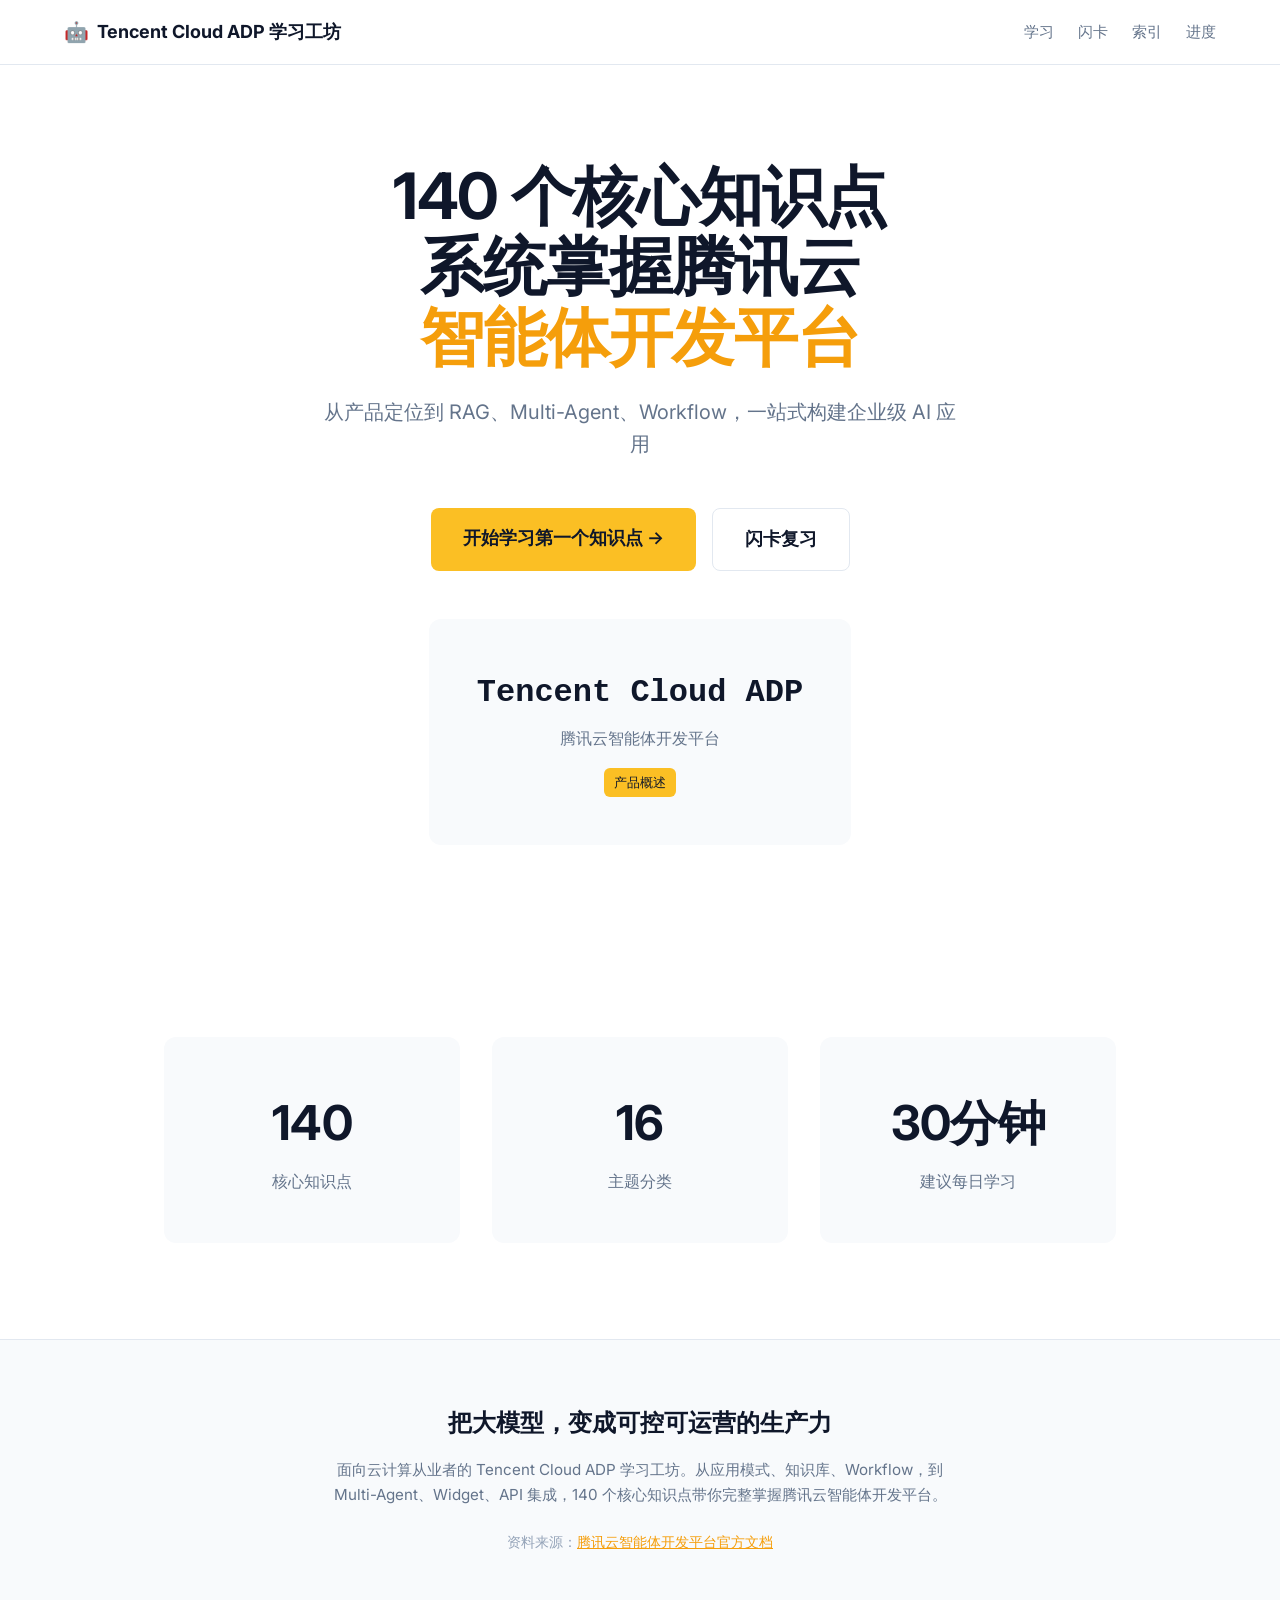
<file: index.html>
<!DOCTYPE html>
<html lang="zh-CN">
<head>
  <meta charset="UTF-8">
  <meta name="viewport" content="width=device-width, initial-scale=1.0">
  <title>Tencent Cloud ADP 学习工坊 — 腾讯云智能体开发平台 140 个核心知识点</title>

  <meta name="description" content="面向云计算从业者的 Tencent Cloud ADP 学习工坊。从应用模式、知识库、Workflow，到 Multi-Agent、Widget、API 集成，140 个核心知识点带你完整掌握腾讯云智能体开发平台。">
  <meta name="keywords" content="腾讯云智能体开发平台,Tencent Cloud ADP,LKE,大模型知识引擎,RAG,Multi-Agent,Workflow,智能体">
  <meta name="author" content="ADP 学习工坊">
  <meta name="language" content="zh-CN">
  <meta name="robots" content="index, follow">

  <meta property="og:title" content="Tencent Cloud ADP 学习工坊">
  <meta property="og:description" content="腾讯云智能体开发平台 140 个核心知识点学习网站">
  <meta property="og:type" content="website">
  <meta property="og:locale" content="zh_CN">

  <meta name="twitter:card" content="summary_large_image">
  <meta name="twitter:title" content="Tencent Cloud ADP 学习工坊">
  <meta name="twitter:description" content="腾讯云智能体开发平台 140 个核心知识点学习网站">

  <link rel="icon" href="data:image/svg+xml,<svg xmlns='http://www.w3.org/2000/svg' viewBox='0 0 100 100'><text y='.9em' font-size='90'>🤖</text></svg>">
  <link rel="manifest" href="manifest.json">
  <meta name="theme-color" content="#FBBF24">
  <meta name="apple-mobile-web-app-capable" content="yes">
  <meta name="apple-mobile-web-app-status-bar-style" content="black-translucent">
  <meta name="apple-mobile-web-app-title" content="ADP 学习">
  <link rel="apple-touch-icon" href="icon-192.png">

  <link rel="preconnect" href="https://fonts.googleapis.com">
  <link rel="preconnect" href="https://fonts.gstatic.com" crossorigin>
  <link href="https://fonts.googleapis.com/css2?family=Inter:wght@300;400;500;600;700&display=swap" rel="stylesheet">
  <link rel="stylesheet" href="css/minimal.css">
</head>
<body>
  <nav class="nav">
    <div class="nav-container">
      <a href="index.html" class="nav-brand">
        <span class="nav-brand-emoji">🤖</span>
        <span>Tencent Cloud ADP 学习工坊</span>
      </a>
      <div class="nav-links">
        <a href="learn.html" class="nav-link">学习</a>
        <a href="flashcard.html" class="nav-link">闪卡</a>
        <a href="roots.html" class="nav-link">索引</a>
        <a href="progress.html" class="nav-link">进度</a>
      </div>
    </div>
  </nav>

  <main>
    <section class="hero">
      <h1 class="hero-title">
        <span id="heroTitle1">140 个核心知识点</span><br>
        <span id="heroTitle2">系统掌握腾讯云</span><br>
        <span id="heroTitle3" class="accent">智能体开发平台</span>
      </h1>
      <p class="hero-subtitle" id="heroSubtitle">从产品定位到 RAG、Multi-Agent、Workflow，一站式构建企业级 AI 应用</p>
      <div class="hero-cta">
        <a href="learn.html" class="btn btn-primary btn-large" id="ctaPrimary">开始学习第一个知识点 →</a>
        <a href="flashcard.html" class="btn btn-secondary btn-large" id="ctaSecondary">闪卡复习</a>
      </div>

      <div class="demo-card" id="demoCard">
        <div class="demo-word" id="demoWord">—</div>
        <div class="demo-meaning" id="demoMeaning">正在加载示例…</div>
        <div class="demo-origin" id="demoOrigin">—</div>
      </div>
    </section>

    <section class="stat-grid container-wide" id="statGrid"></section>
  </main>

  <footer class="footer">
    <div class="container">
      <div class="footer-tagline" id="footerTagline">把大模型，变成可控可运营的生产力</div>
      <p class="footer-description" id="footerDescription">面向云计算从业者的 Tencent Cloud ADP 学习工坊。</p>
      <p class="footer-meta">资料来源：<a href="https://cloud.tencent.com/document/product/1759" target="_blank" rel="noopener" style="color: var(--color-accent-dark); text-decoration: underline;">腾讯云智能体开发平台官方文档</a></p>
    </div>
  </footer>

  <script src="js/wordData.js"></script>
  <script src="js/siteConfig.js"></script>
  <script src="js/storage.js"></script>
  <script>
    // 应用 siteConfig
    (function applyConfig(){
      if (typeof siteConfig === 'undefined') return;
      const t = siteConfig.hero && siteConfig.hero.title;
      if (t && t.length === 3) {
        document.getElementById('heroTitle1').textContent = t[0];
        document.getElementById('heroTitle2').textContent = t[1];
        document.getElementById('heroTitle3').textContent = t[2];
      }
      if (siteConfig.hero && siteConfig.hero.subtitle) {
        document.getElementById('heroSubtitle').textContent = siteConfig.hero.subtitle;
      }
      if (siteConfig.cta) {
        const a = document.getElementById('ctaPrimary');
        const b = document.getElementById('ctaSecondary');
        if (a) a.textContent = siteConfig.cta.primary;
        if (b) b.textContent = siteConfig.cta.secondary;
      }
      if (siteConfig.footer) {
        document.getElementById('footerTagline').textContent = siteConfig.footer.tagline;
        document.getElementById('footerDescription').textContent = siteConfig.footer.description;
      }
      // 渲染 stats
      const statGrid = document.getElementById('statGrid');
      if (statGrid && siteConfig.stats && Array.isArray(siteConfig.stats)) {
        statGrid.innerHTML = '';
        siteConfig.stats.forEach(s => {
          const card = document.createElement('div');
          card.className = 'stat-card';
          const v = document.createElement('div');
          v.className = 'stat-value';
          v.textContent = s.value;
          const l = document.createElement('div');
          l.className = 'stat-label';
          l.textContent = s.label;
          card.appendChild(v);
          card.appendChild(l);
          statGrid.appendChild(card);
        });
      }
    })();

    // 演示动画：从 WordRoots 取前 5 个轮播
    (function animateDemo(){
      if (typeof WordRoots === 'undefined' || WordRoots.length === 0) return;
      const N = (siteConfig && siteConfig.hero && siteConfig.hero.animation && siteConfig.hero.animation.demoCount) || 5;
      const examples = WordRoots.slice(0, N);
      let i = 0;
      function update(){
        const item = examples[i];
        document.getElementById('demoWord').textContent = item.root;
        document.getElementById('demoMeaning').textContent = item.meaning;
        document.getElementById('demoOrigin').textContent = item.origin;
        i = (i + 1) % examples.length;
      }
      update();
      setInterval(update, 3500);
    })();

    // 注册 Service Worker
    if ('serviceWorker' in navigator) {
      window.addEventListener('load', () => {
        navigator.serviceWorker.register('sw.js').catch(() => {});
      });
    }
  </script>
</body>
</html>
</file>
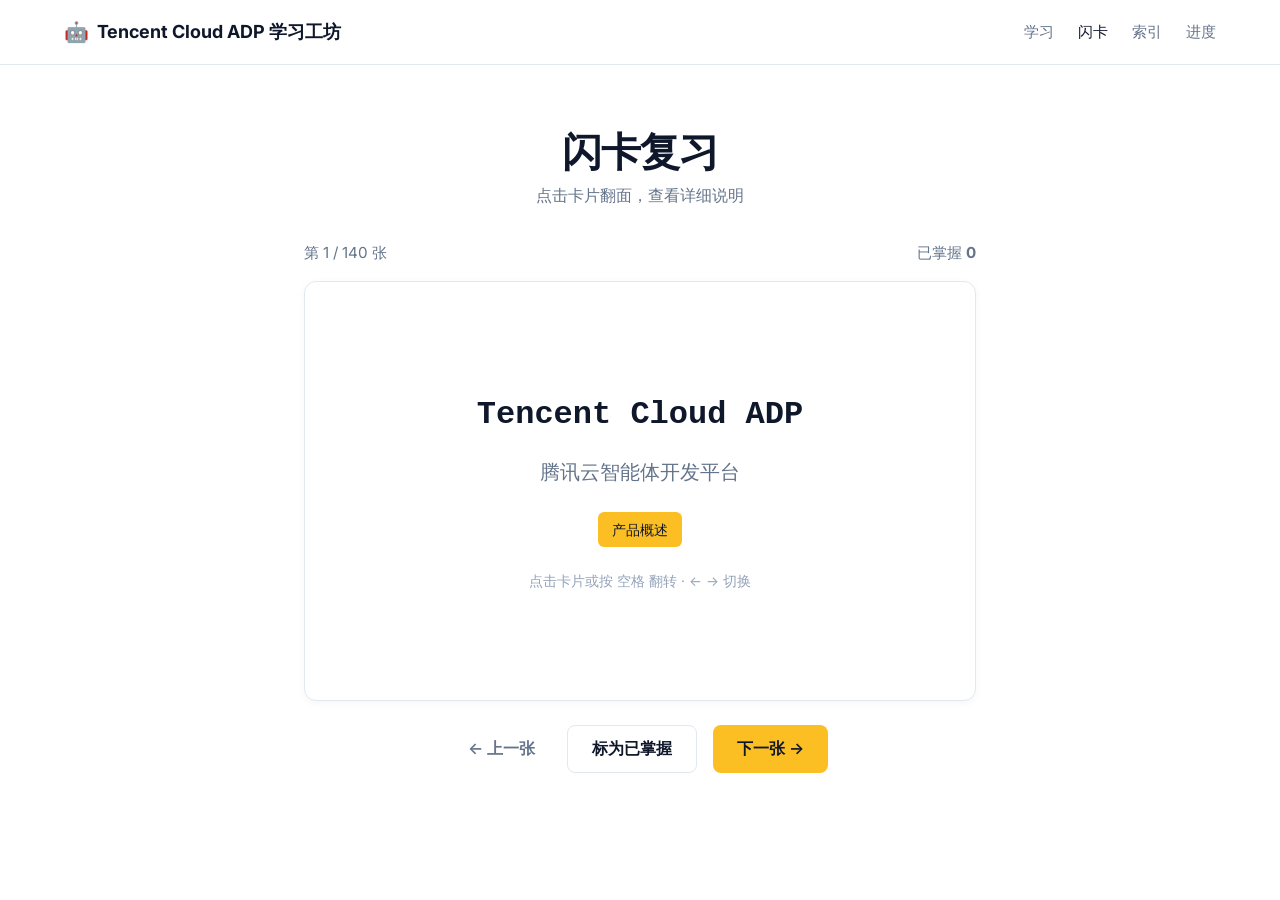
<file: flashcard.html>
<!DOCTYPE html>
<html lang="zh-CN">
<head>
  <meta charset="UTF-8">
  <meta name="viewport" content="width=device-width, initial-scale=1.0">
  <title>闪卡复习 — Tencent Cloud ADP 学习工坊</title>
  <meta name="description" content="用闪卡模式快速复习腾讯云智能体开发平台 140 个核心知识点，支持键盘快捷键。">
  <meta name="robots" content="index, follow">
  <link rel="icon" href="data:image/svg+xml,<svg xmlns='http://www.w3.org/2000/svg' viewBox='0 0 100 100'><text y='.9em' font-size='90'>🤖</text></svg>">
  <link rel="manifest" href="manifest.json">
  <meta name="theme-color" content="#FBBF24">
  <link rel="preconnect" href="https://fonts.googleapis.com">
  <link rel="preconnect" href="https://fonts.gstatic.com" crossorigin>
  <link href="https://fonts.googleapis.com/css2?family=Inter:wght@300;400;500;600;700&display=swap" rel="stylesheet">
  <link rel="stylesheet" href="css/minimal.css">
</head>
<body>
  <nav class="nav">
    <div class="nav-container">
      <a href="index.html" class="nav-brand">
        <span class="nav-brand-emoji">🤖</span>
        <span>Tencent Cloud ADP 学习工坊</span>
      </a>
      <div class="nav-links">
        <a href="learn.html" class="nav-link">学习</a>
        <a href="flashcard.html" class="nav-link active">闪卡</a>
        <a href="roots.html" class="nav-link">索引</a>
        <a href="progress.html" class="nav-link">进度</a>
      </div>
    </div>
  </nav>

  <main>
    <div class="page-header">
      <h1>闪卡复习</h1>
      <p>点击卡片翻面，查看详细说明</p>
    </div>

    <div class="flashcard-container">
      <div class="flashcard-progress">
        <span id="progressText">第 1 / 140 张</span>
        <span>已掌握 <strong id="masteredCount">0</strong></span>
      </div>

      <div class="flashcard" id="flashcard" onclick="flipCard()">
        <div class="flashcard-inner">
          <div class="flashcard-front">
            <div class="flashcard-root" id="frontRoot">—</div>
            <div class="flashcard-meaning" id="frontMeaning">—</div>
            <span class="flashcard-origin" id="frontOrigin">—</span>
            <div class="flashcard-tip" style="margin-top: 24px;">点击卡片或按 空格 翻转 · ← → 切换</div>
          </div>
          <div class="flashcard-back">
            <div class="flashcard-root" id="backRoot">—</div>
            <div class="flashcard-description" id="backDescription">—</div>
            <div id="backExamples" style="margin-top: 12px;"></div>
          </div>
        </div>
      </div>

      <div class="flashcard-controls">
        <button class="btn btn-ghost" onclick="prevCard(); event.stopPropagation();">← 上一张</button>
        <button class="btn btn-secondary" onclick="markMastered(); event.stopPropagation();" id="masteredBtn">✓ 已掌握</button>
        <button class="btn btn-primary" onclick="nextCard(); event.stopPropagation();">下一张 →</button>
      </div>
    </div>
  </main>

  <div class="toast" id="toast"></div>

  <script src="js/wordData.js"></script>
  <script src="js/storage.js"></script>
  <script>
    let currentIndex = 0;

    function showToast(msg) {
      const t = document.getElementById('toast');
      if (!t) return;
      t.textContent = msg;
      t.classList.add('show');
      setTimeout(() => t.classList.remove('show'), 2000);
    }

    function loadCard(index) {
      currentIndex = index;
      const root = WordRoots[index];

      // 重置翻面
      document.getElementById('flashcard').classList.remove('flipped');

      // 正面
      document.getElementById('frontRoot').textContent = root.root;
      document.getElementById('frontMeaning').textContent = root.meaning;
      document.getElementById('frontOrigin').textContent = root.origin;

      // 背面
      document.getElementById('backRoot').textContent = root.root;
      document.getElementById('backDescription').textContent = root.description;

      // 例子
      const exContainer = document.getElementById('backExamples');
      exContainer.innerHTML = '';
      (root.examples || []).slice(0, 2).forEach(ex => {
        const item = document.createElement('div');
        item.style.padding = '8px 12px';
        item.style.background = 'var(--color-bg-secondary)';
        item.style.borderRadius = '6px';
        item.style.marginBottom = '8px';
        item.style.fontSize = '0.9rem';
        const w = document.createElement('strong');
        w.textContent = ex.word + ': ';
        const m = document.createElement('span');
        m.textContent = ex.meaning;
        m.style.color = 'var(--color-text-secondary)';
        item.appendChild(w); item.appendChild(m);
        exContainer.appendChild(item);
      });

      // 进度
      document.getElementById('progressText').textContent = '第 ' + (index + 1) + ' / ' + WordRoots.length + ' 张';
      document.getElementById('masteredCount').textContent = getMasteredCount();

      // 掌握按钮状态
      const btn = document.getElementById('masteredBtn');
      if (isMastered(root.id)) {
        btn.textContent = '✓ 已掌握';
        btn.style.background = 'var(--color-success)';
        btn.style.color = 'white';
        btn.style.borderColor = 'var(--color-success)';
      } else {
        btn.textContent = '标为已掌握';
        btn.style.background = '';
        btn.style.color = '';
        btn.style.borderColor = '';
      }

      markItemVisited(root.id);
    }

    function flipCard() {
      document.getElementById('flashcard').classList.toggle('flipped');
    }

    function nextCard() {
      const next = (currentIndex + 1) % WordRoots.length;
      loadCard(next);
    }

    function prevCard() {
      const prev = (currentIndex - 1 + WordRoots.length) % WordRoots.length;
      loadCard(prev);
    }

    function markMastered() {
      const root = WordRoots[currentIndex];
      const newState = !isMastered(root.id);
      saveMastered(root.id, newState);
      showToast(newState ? '✓ 已标记为已掌握' : '✓ 已取消标记');
      loadCard(currentIndex);
    }

    document.addEventListener('keydown', (e) => {
      if (e.target.tagName === 'INPUT' || e.target.tagName === 'TEXTAREA') return;
      if (e.key === 'ArrowLeft') prevCard();
      else if (e.key === 'ArrowRight') nextCard();
      else if (e.key === ' ') { e.preventDefault(); flipCard(); }
      else if (e.key === 'm' || e.key === 'M') markMastered();
    });

    loadCard(0);

    if ('serviceWorker' in navigator) {
      navigator.serviceWorker.register('sw.js').catch(() => {});
    }
  </script>
</body>
</html>
</file>
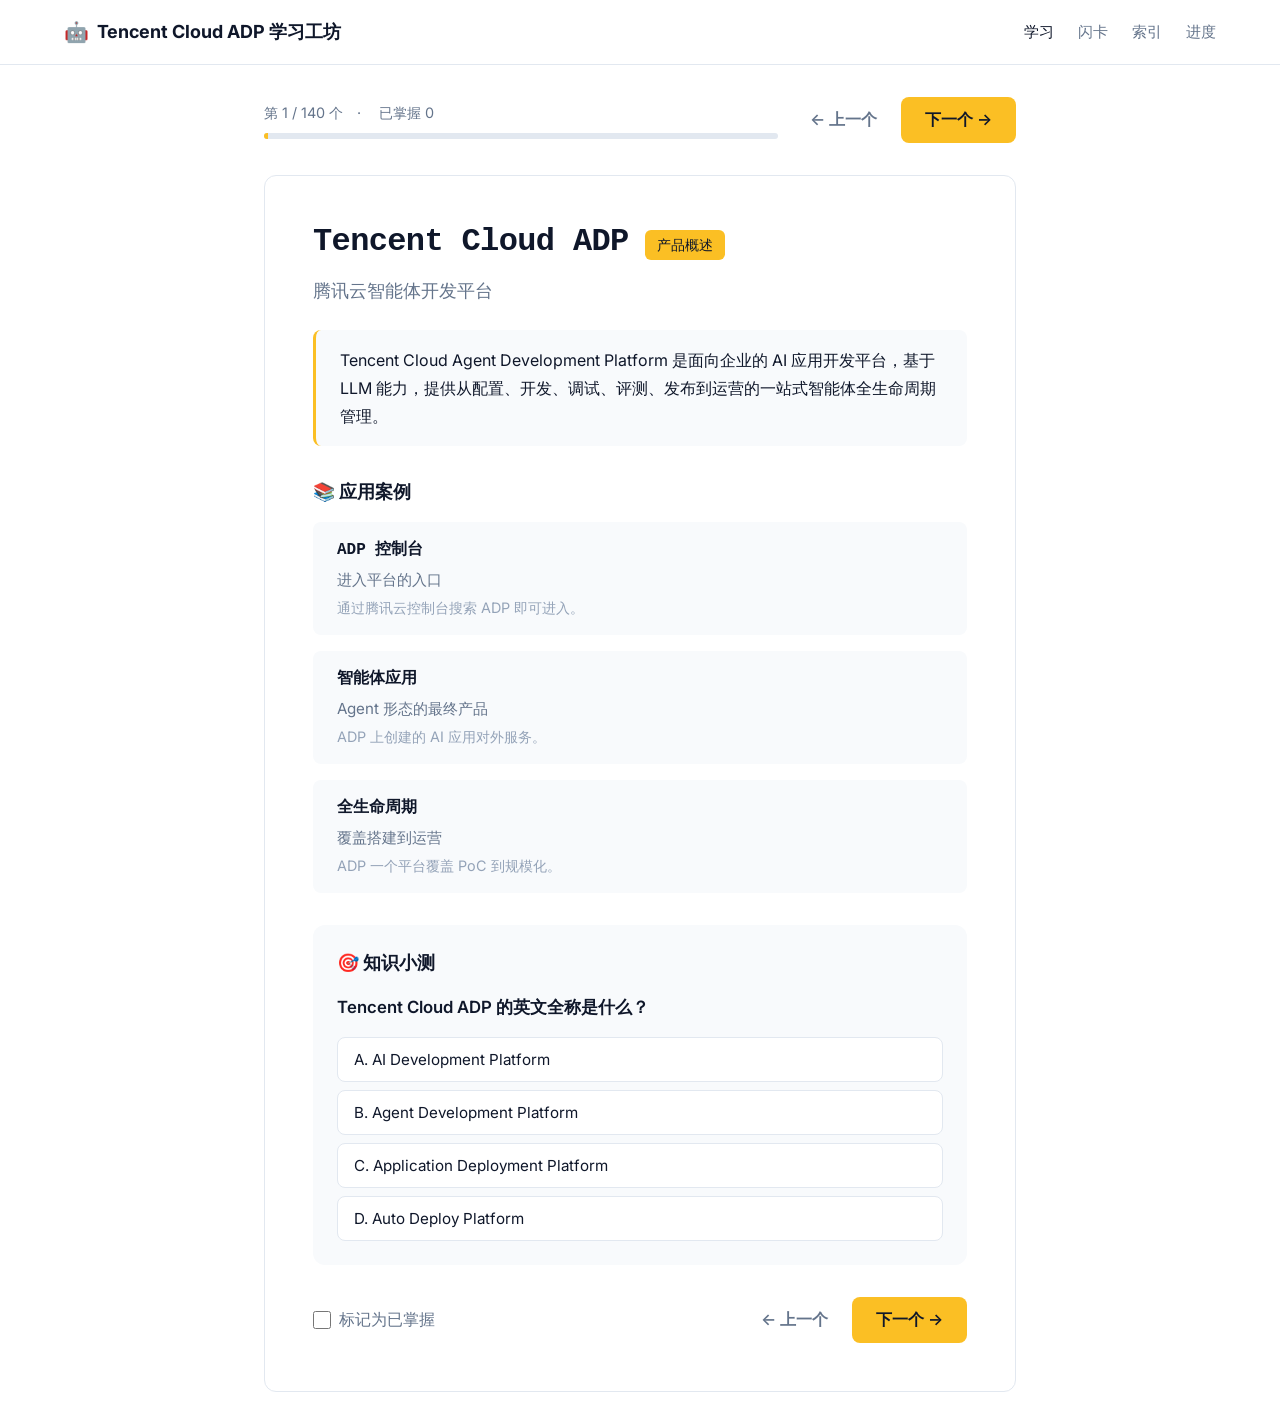
<file: learn.html>
<!DOCTYPE html>
<html lang="zh-CN">
<head>
  <meta charset="UTF-8">
  <meta name="viewport" content="width=device-width, initial-scale=1.0">
  <title>渐进学习 — Tencent Cloud ADP 学习工坊</title>
  <meta name="description" content="渐进式学习腾讯云智能体开发平台 140 个核心知识点，每个知识点配有详细说明、3 个例子和测试题。">
  <meta name="robots" content="index, follow">
  <link rel="icon" href="data:image/svg+xml,<svg xmlns='http://www.w3.org/2000/svg' viewBox='0 0 100 100'><text y='.9em' font-size='90'>🤖</text></svg>">
  <link rel="manifest" href="manifest.json">
  <meta name="theme-color" content="#FBBF24">
  <link rel="preconnect" href="https://fonts.googleapis.com">
  <link rel="preconnect" href="https://fonts.gstatic.com" crossorigin>
  <link href="https://fonts.googleapis.com/css2?family=Inter:wght@300;400;500;600;700&display=swap" rel="stylesheet">
  <link rel="stylesheet" href="css/minimal.css">
</head>
<body>
  <nav class="nav">
    <div class="nav-container">
      <a href="index.html" class="nav-brand">
        <span class="nav-brand-emoji">🤖</span>
        <span>Tencent Cloud ADP 学习工坊</span>
      </a>
      <div class="nav-links">
        <a href="learn.html" class="nav-link active">学习</a>
        <a href="flashcard.html" class="nav-link">闪卡</a>
        <a href="roots.html" class="nav-link">索引</a>
        <a href="progress.html" class="nav-link">进度</a>
      </div>
    </div>
  </nav>

  <main class="learn-container">
    <div class="learn-header">
      <div class="learn-progress">
        <div class="learn-progress-text">
          <span id="progressNum">第 1 / 140 个</span>　·　
          已掌握 <span id="masteredNum">0</span>
        </div>
        <div class="learn-progress-bar"><div class="fill" id="progressFill"></div></div>
      </div>
      <div style="display: flex; gap: var(--space-sm);">
        <button class="btn btn-ghost" onclick="prevRoot()">← 上一个</button>
        <button class="btn btn-primary" onclick="nextRoot()">下一个 →</button>
      </div>
    </div>

    <article class="learn-content">
      <div class="learn-title-row">
        <h1 class="learn-title" id="rootName">—</h1>
        <span class="root-origin" id="rootOrigin">—</span>
        <span class="mastered-badge" id="masteredBadge" style="display:none;">✓ 已掌握</span>
      </div>
      <div class="learn-meaning" id="rootMeaning">—</div>
      <div class="learn-description" id="description">—</div>

      <div class="learn-section-title">📚 应用案例</div>
      <div class="example-list" id="exampleList"></div>

      <div class="quiz-section">
        <div class="learn-section-title">🎯 知识小测</div>
        <div class="quiz-question" id="quizQuestion">—</div>
        <div class="quiz-options" id="quizOptions"></div>
        <div class="quiz-result hidden" id="quizResult"></div>
      </div>

      <div class="learn-controls">
        <label class="mastered-toggle">
          <input type="checkbox" id="masteredCheckbox" onchange="toggleMastered()">
          <span>标记为已掌握</span>
        </label>
        <div style="display: flex; gap: var(--space-sm);">
          <button class="btn btn-ghost" onclick="prevRoot()">← 上一个</button>
          <button class="btn btn-primary" onclick="nextRoot()">下一个 →</button>
        </div>
      </div>
    </article>
  </main>

  <div class="toast" id="toast"></div>

  <script src="js/wordData.js"></script>
  <script src="js/siteConfig.js"></script>
  <script src="js/storage.js"></script>
  <script>
    let currentIndex = 0;
    let quizAnswered = false;

    function showToast(message) {
      const t = document.getElementById('toast');
      if (!t) return;
      t.textContent = message;
      t.classList.add('show');
      setTimeout(() => t.classList.remove('show'), 2000);
    }

    function loadRoot(index) {
      if (index < 0 || index >= WordRoots.length) return;
      currentIndex = index;
      const root = WordRoots[index];

      document.getElementById('rootName').textContent = root.root;
      document.getElementById('rootMeaning').textContent = root.meaning;
      document.getElementById('rootOrigin').textContent = root.origin;
      document.getElementById('description').textContent = root.description;

      // 例子
      const list = document.getElementById('exampleList');
      list.innerHTML = '';
      (root.examples || []).forEach(ex => {
        const item = document.createElement('div');
        item.className = 'example-item';
        const w = document.createElement('div');
        w.className = 'example-word'; w.textContent = ex.word;
        const m = document.createElement('div');
        m.className = 'example-meaning'; m.textContent = ex.meaning;
        const e = document.createElement('div');
        e.className = 'example-explanation'; e.textContent = ex.explanation || '';
        item.appendChild(w); item.appendChild(m); item.appendChild(e);
        list.appendChild(item);
      });

      // Quiz
      renderQuiz(root.quiz, root);

      // 已掌握状态
      const mastered = isMastered(root.id);
      document.getElementById('masteredCheckbox').checked = mastered;
      document.getElementById('masteredBadge').style.display = mastered ? 'inline-block' : 'none';

      // 进度
      document.getElementById('progressNum').textContent = '第 ' + (index + 1) + ' / ' + WordRoots.length + ' 个';
      document.getElementById('masteredNum').textContent = getMasteredCount();
      document.getElementById('progressFill').style.width = ((index + 1) / WordRoots.length * 100) + '%';

      // 记录浏览
      markItemVisited(root.id);
      // 保存当前位置
      saveProgress({ currentItem: index + 1 });
    }

    function renderQuiz(quiz, root) {
      quizAnswered = false;
      if (!quiz) return;
      document.getElementById('quizQuestion').textContent = quiz.question;
      const container = document.getElementById('quizOptions');
      container.innerHTML = '';
      const resultEl = document.getElementById('quizResult');
      resultEl.className = 'quiz-result hidden';
      resultEl.textContent = '';

      quiz.options.forEach((option, index) => {
        const btn = document.createElement('button');
        btn.className = 'quiz-option';
        btn.textContent = String.fromCharCode(65 + index) + '. ' + option;
        btn.onclick = () => checkAnswer(index, quiz, root);
        container.appendChild(btn);
      });
    }

    function checkAnswer(selectedIndex, quiz, root) {
      if (quizAnswered) return;
      quizAnswered = true;

      const isCorrect = selectedIndex === quiz.correctAnswer;
      const options = document.querySelectorAll('#quizOptions .quiz-option');
      options.forEach((btn, index) => {
        btn.disabled = true;
        if (index === quiz.correctAnswer) btn.classList.add('correct');
        else if (index === selectedIndex && !isCorrect) btn.classList.add('wrong');
      });

      saveQuizResult(root.id, isCorrect, selectedIndex, quiz.correctAnswer);

      setTimeout(() => {
        const resultEl = document.getElementById('quizResult');
        resultEl.className = 'quiz-result ' + (isCorrect ? 'correct' : 'incorrect');
        resultEl.textContent = isCorrect
          ? '✓ 回答正确！'
          : '✗ 回答错误。正确答案是 ' + String.fromCharCode(65 + quiz.correctAnswer);

        if (isCorrect && !isMastered(root.id)) {
          saveMastered(root.id, true);
          document.getElementById('masteredCheckbox').checked = true;
          document.getElementById('masteredBadge').style.display = 'inline-block';
          document.getElementById('masteredNum').textContent = getMasteredCount();
          showToast('已自动标记为已掌握 ✓');
        }
      }, 200);
    }

    function nextRoot() {
      if (currentIndex < WordRoots.length - 1) loadRoot(currentIndex + 1);
    }
    function prevRoot() {
      if (currentIndex > 0) loadRoot(currentIndex - 1);
    }

    function toggleMastered() {
      const checked = document.getElementById('masteredCheckbox').checked;
      const root = WordRoots[currentIndex];
      saveMastered(root.id, checked);
      document.getElementById('masteredBadge').style.display = checked ? 'inline-block' : 'none';
      document.getElementById('masteredNum').textContent = getMasteredCount();
      showToast(checked ? '✓ 已标记为已掌握' : '✓ 已取消标记');
    }

    document.addEventListener('keydown', (e) => {
      if (e.target.tagName === 'INPUT' || e.target.tagName === 'TEXTAREA') return;
      if (e.key === 'ArrowLeft') prevRoot();
      if (e.key === 'ArrowRight') nextRoot();
    });

    // 初始加载
    (function init(){
      const params = new URLSearchParams(window.location.search);
      const idParam = params.get('id');
      if (idParam) {
        const idNum = parseInt(idParam);
        const idx = WordRoots.findIndex(r => r.id === idNum);
        if (idx >= 0) { loadRoot(idx); return; }
      }
      const progress = loadProgress();
      const startIdx = (progress.currentItem - 1 >= 0 && progress.currentItem - 1 < WordRoots.length) ? progress.currentItem - 1 : 0;
      loadRoot(startIdx);
    })();

    if ('serviceWorker' in navigator) {
      navigator.serviceWorker.register('sw.js').catch(() => {});
    }
  </script>
</body>
</html>
</file>
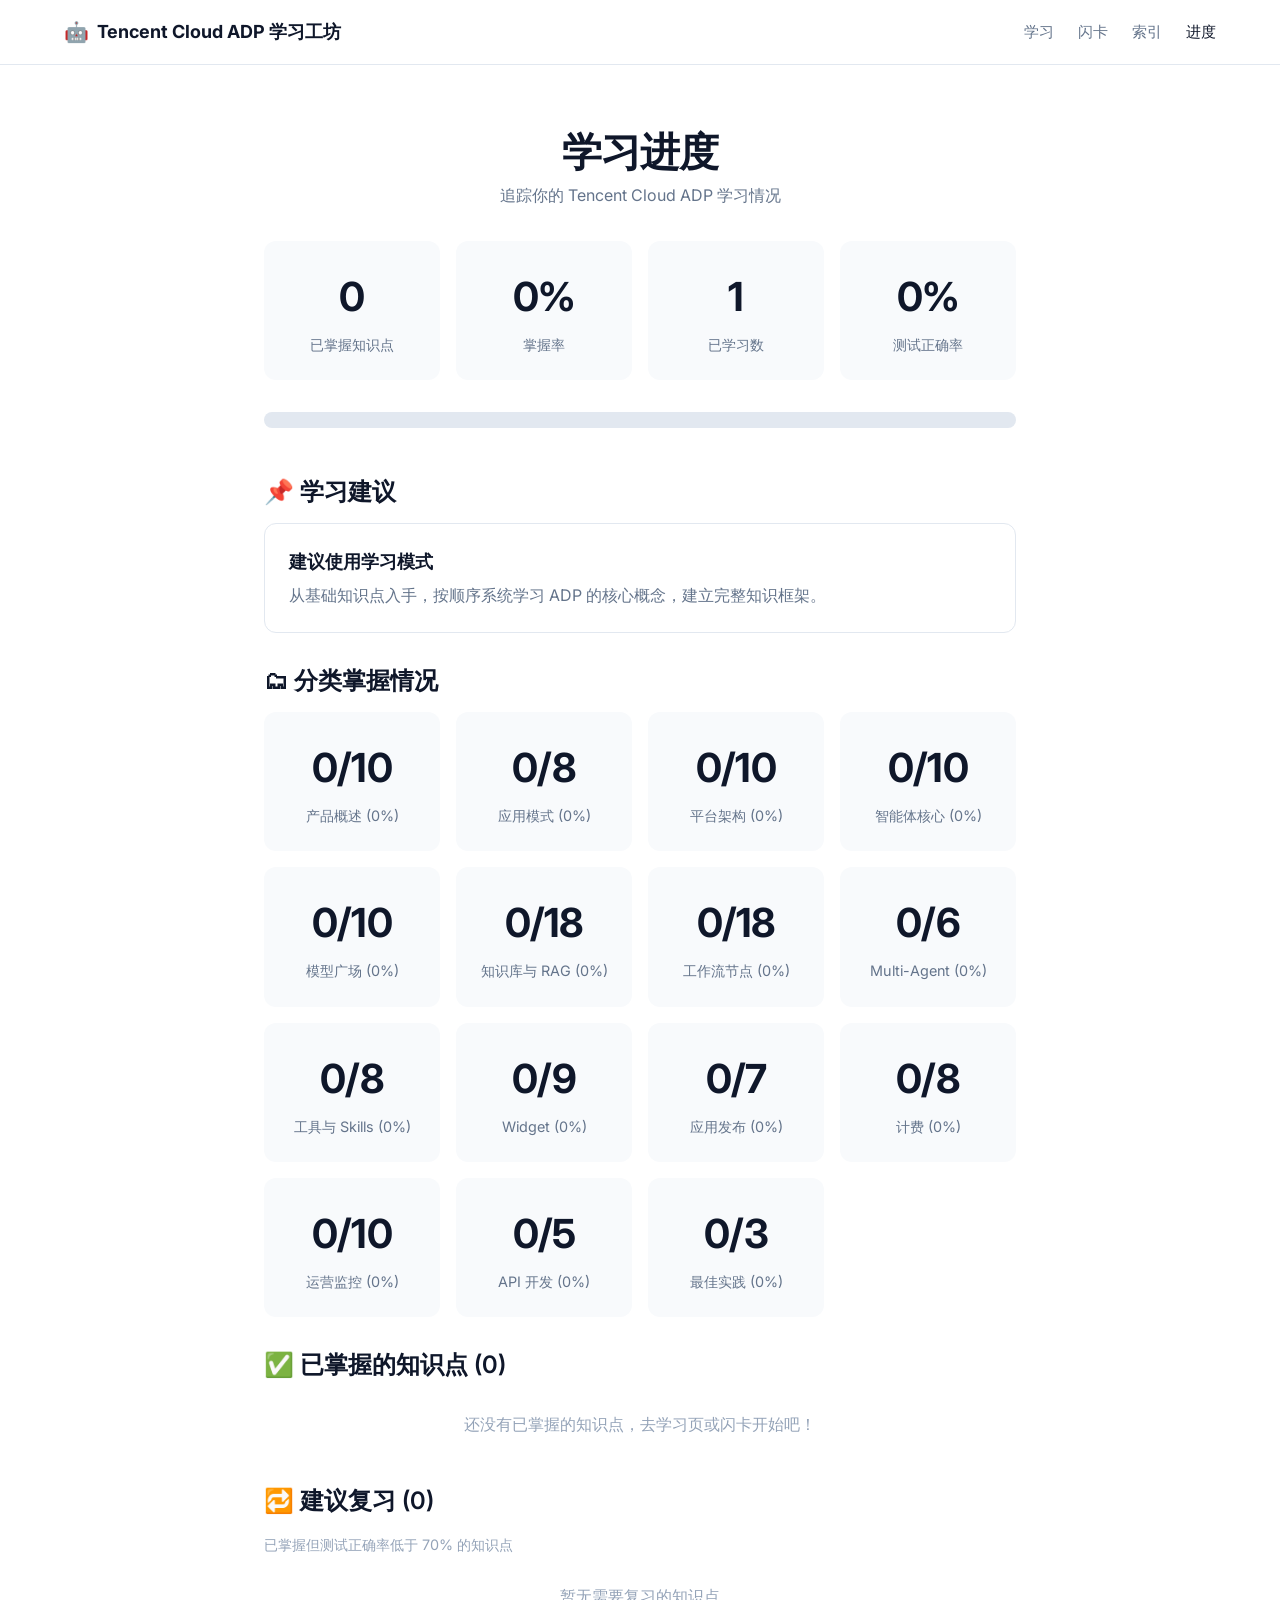
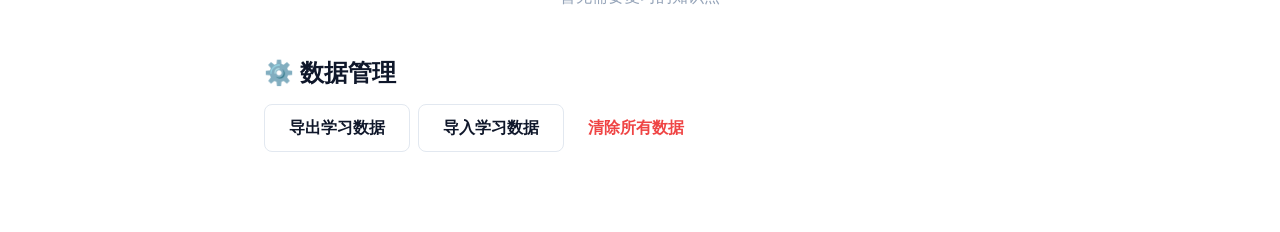
<file: progress.html>
<!DOCTYPE html>
<html lang="zh-CN">
<head>
  <meta charset="UTF-8">
  <meta name="viewport" content="width=device-width, initial-scale=1.0">
  <title>学习进度 — Tencent Cloud ADP 学习工坊</title>
  <meta name="description" content="追踪你在腾讯云智能体开发平台学习工坊的学习进度，掌握情况、测试正确率、分类统计。">
  <meta name="robots" content="index, follow">
  <link rel="icon" href="data:image/svg+xml,<svg xmlns='http://www.w3.org/2000/svg' viewBox='0 0 100 100'><text y='.9em' font-size='90'>🤖</text></svg>">
  <link rel="manifest" href="manifest.json">
  <meta name="theme-color" content="#FBBF24">
  <link rel="preconnect" href="https://fonts.googleapis.com">
  <link rel="preconnect" href="https://fonts.gstatic.com" crossorigin>
  <link href="https://fonts.googleapis.com/css2?family=Inter:wght@300;400;500;600;700&display=swap" rel="stylesheet">
  <link rel="stylesheet" href="css/minimal.css">
</head>
<body>
  <nav class="nav">
    <div class="nav-container">
      <a href="index.html" class="nav-brand">
        <span class="nav-brand-emoji">🤖</span>
        <span>Tencent Cloud ADP 学习工坊</span>
      </a>
      <div class="nav-links">
        <a href="learn.html" class="nav-link">学习</a>
        <a href="flashcard.html" class="nav-link">闪卡</a>
        <a href="roots.html" class="nav-link">索引</a>
        <a href="progress.html" class="nav-link active">进度</a>
      </div>
    </div>
  </nav>

  <main>
    <div class="page-header">
      <h1>学习进度</h1>
      <p>追踪你的 Tencent Cloud ADP 学习情况</p>
    </div>

    <div class="container">
      <div class="progress-overview" id="overviewStats"></div>
      <div class="progress-bar-large"><div class="fill" id="progressBarLarge"></div></div>

      <h3 class="section-title">📌 学习建议</h3>
      <div id="recommendations"></div>

      <h3 class="section-title">🗂 分类掌握情况</h3>
      <div class="progress-overview" id="categoryStats"></div>

      <h3 class="section-title">✅ 已掌握的知识点 (<span id="masteredCount">0</span>)</h3>
      <div class="mastered-list" id="masteredList"></div>

      <h3 class="section-title">🔁 建议复习 (<span id="reviewCount">0</span>)</h3>
      <p style="color: var(--color-text-tertiary); font-size: 0.9rem; margin-bottom: 12px;">已掌握但测试正确率低于 70% 的知识点</p>
      <div class="mastered-list" id="reviewList"></div>

      <h3 class="section-title">⚙️ 数据管理</h3>
      <div class="data-actions">
        <button class="btn btn-secondary" onclick="exportProgress()">导出学习数据</button>
        <button class="btn btn-secondary" onclick="importProgress()">导入学习数据</button>
        <button class="btn btn-ghost" onclick="clearProgress()" style="color: var(--color-error);">清除所有数据</button>
      </div>
      <input type="file" id="importFile" accept=".json" style="display:none;" onchange="handleImport(event)">
    </div>

    <div style="height: 80px;"></div>
  </main>

  <div class="toast" id="toast"></div>

  <script src="js/wordData.js"></script>
  <script src="js/storage.js"></script>
  <script>
    function showToast(msg) {
      const t = document.getElementById('toast');
      t.textContent = msg; t.classList.add('show');
      setTimeout(() => t.classList.remove('show'), 2500);
    }

    function makeStat(value, label) {
      const div = document.createElement('div');
      div.className = 'progress-stat';
      const v = document.createElement('div'); v.className = 'stat-value'; v.textContent = value;
      const l = document.createElement('div'); l.className = 'stat-label'; l.textContent = label;
      div.appendChild(v); div.appendChild(l);
      return div;
    }

    function renderOverviewStats() {
      const stats = getOverallStats();
      const quizStats = getQuizStats();
      const c = document.getElementById('overviewStats');
      c.innerHTML = '';
      c.appendChild(makeStat(stats.mastered, '已掌握知识点'));
      c.appendChild(makeStat(Math.round(stats.masteredPercentage) + '%', '掌握率'));
      c.appendChild(makeStat(stats.visited, '已学习数'));
      c.appendChild(makeStat(Math.round(quizStats.accuracy) + '%', '测试正确率'));
      const bar = document.getElementById('progressBarLarge');
      bar.style.width = Math.round(stats.masteredPercentage) + '%';
    }

    function renderRecommendations() {
      const recs = getStudyRecommendations();
      const c = document.getElementById('recommendations');
      c.innerHTML = '';
      if (recs.length === 0) {
        const card = document.createElement('div');
        card.className = 'card';
        const p = document.createElement('p');
        p.textContent = '🎉 学习状态良好，继续保持！';
        card.appendChild(p);
        c.appendChild(card);
        return;
      }
      recs.forEach(rec => {
        const card = document.createElement('div');
        card.className = 'card';
        card.style.marginBottom = '12px';
        const t = document.createElement('h4'); t.textContent = rec.title;
        const p = document.createElement('p'); p.textContent = rec.description;
        p.style.color = 'var(--color-text-secondary)'; p.style.marginTop = '6px';
        card.appendChild(t); card.appendChild(p);
        c.appendChild(card);
      });
    }

    function renderCategoryStats() {
      const masteredItems = loadMasteredItems();
      const categories = {};
      WordRoots.forEach(item => {
        if (!categories[item.origin]) categories[item.origin] = { total: 0, mastered: 0 };
        categories[item.origin].total++;
        if (masteredItems.indexOf(item.id) >= 0) categories[item.origin].mastered++;
      });
      const c = document.getElementById('categoryStats');
      c.innerHTML = '';
      Object.keys(categories).forEach(origin => {
        const { total, mastered } = categories[origin];
        const pct = total > 0 ? Math.round((mastered / total) * 100) : 0;
        c.appendChild(makeStat(mastered + '/' + total, origin + ' (' + pct + '%)'));
      });
    }

    function makeMasteredItem(item) {
      const div = document.createElement('div');
      div.className = 'mastered-item';
      div.onclick = () => { window.location.href = 'root-detail.html?id=' + item.id; };
      const n = document.createElement('div'); n.className = 'mastered-item-name'; n.textContent = item.root;
      const m = document.createElement('div'); m.className = 'mastered-item-meaning'; m.textContent = item.meaning;
      div.appendChild(n); div.appendChild(m);
      return div;
    }

    function renderMasteredList() {
      const masteredItems = loadMasteredItems();
      const c = document.getElementById('masteredList');
      c.innerHTML = '';
      document.getElementById('masteredCount').textContent = masteredItems.length;
      if (masteredItems.length === 0) {
        const empty = document.createElement('div');
        empty.className = 'empty-hint';
        empty.style.gridColumn = '1 / -1';
        empty.textContent = '还没有已掌握的知识点，去学习页或闪卡开始吧！';
        c.appendChild(empty);
        return;
      }
      WordRoots.filter(r => masteredItems.indexOf(r.id) >= 0).forEach(item => {
        c.appendChild(makeMasteredItem(item));
      });
    }

    function renderReviewItems() {
      const masteredItems = loadMasteredItems();
      const quizResults = loadQuizResults();
      const reviewItems = WordRoots.filter(item => {
        if (masteredItems.indexOf(item.id) < 0) return false;
        const itemResults = quizResults[item.id] || [];
        if (itemResults.length === 0) return false;
        const correct = itemResults.filter(r => r.isCorrect).length;
        return (correct / itemResults.length) * 100 < 70;
      });
      const c = document.getElementById('reviewList');
      c.innerHTML = '';
      document.getElementById('reviewCount').textContent = reviewItems.length;
      if (reviewItems.length === 0) {
        const empty = document.createElement('div');
        empty.className = 'empty-hint';
        empty.style.gridColumn = '1 / -1';
        empty.textContent = '暂无需要复习的知识点';
        c.appendChild(empty);
        return;
      }
      reviewItems.forEach(item => c.appendChild(makeMasteredItem(item)));
    }

    function exportProgress() {
      const data = exportData();
      const blob = new Blob([data], { type: 'application/json' });
      const url = URL.createObjectURL(blob);
      const a = document.createElement('a');
      a.href = url;
      a.download = 'tcadp-progress-' + new Date().toISOString().split('T')[0] + '.json';
      document.body.appendChild(a);
      a.click();
      document.body.removeChild(a);
      URL.revokeObjectURL(url);
      showToast('✓ 学习数据已导出');
    }

    function importProgress() { document.getElementById('importFile').click(); }
    function handleImport(event) {
      const file = event.target.files[0];
      if (!file) return;
      const reader = new FileReader();
      reader.onload = function(e) {
        const success = importData(e.target.result);
        if (success) {
          showToast('✓ 导入成功，正在刷新…');
          setTimeout(() => window.location.reload(), 1200);
        } else {
          showToast('✗ 导入失败：数据格式不正确');
        }
      };
      reader.readAsText(file);
    }

    function clearProgress() {
      if (confirm('确定要清除所有学习数据吗？此操作无法撤销。')) {
        clearAllData();
      }
    }

    function initializePage() {
      renderOverviewStats();
      renderRecommendations();
      renderCategoryStats();
      renderMasteredList();
      renderReviewItems();
    }

    initializePage();
    window.addEventListener('masteredChanged', initializePage);

    if ('serviceWorker' in navigator) {
      navigator.serviceWorker.register('sw.js').catch(() => {});
    }
  </script>
</body>
</html>
</file>
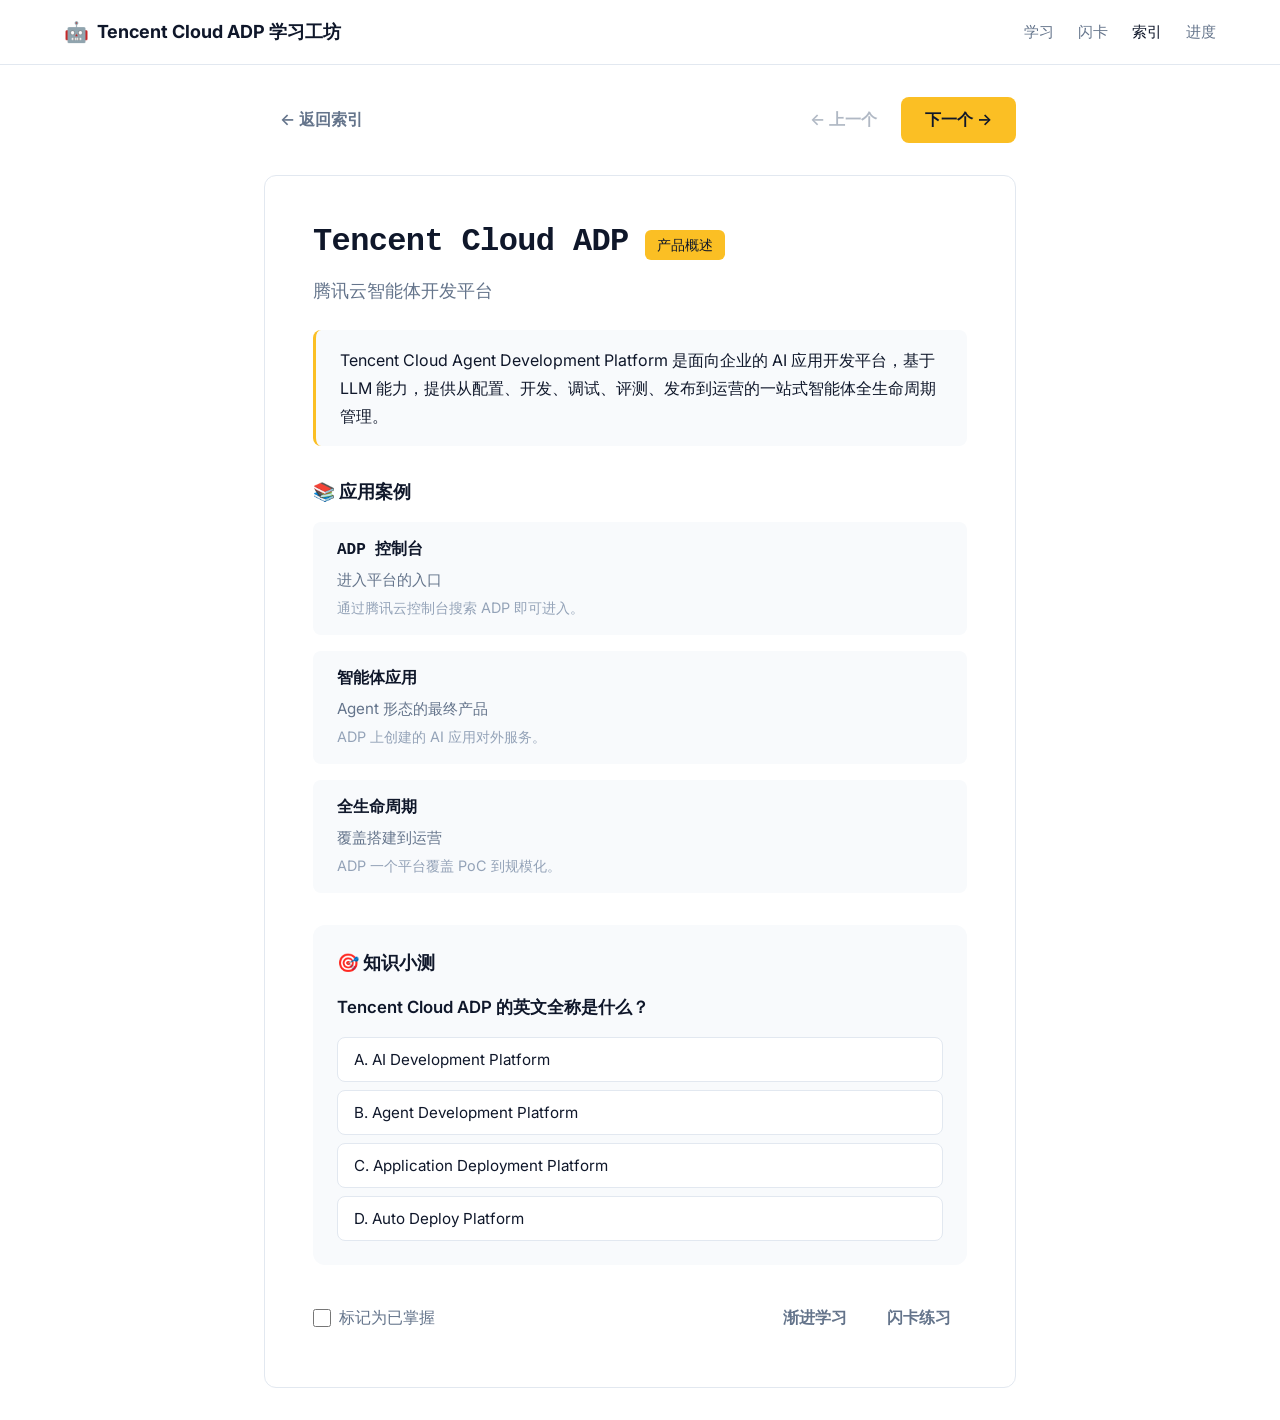
<file: root-detail.html>
<!DOCTYPE html>
<html lang="zh-CN">
<head>
  <meta charset="UTF-8">
  <meta name="viewport" content="width=device-width, initial-scale=1.0">
  <title>知识点详情 — Tencent Cloud ADP 学习工坊</title>
  <meta name="description" content="腾讯云智能体开发平台知识点详情页，含描述、应用案例与小测。">
  <meta name="robots" content="index, follow">
  <link rel="icon" href="data:image/svg+xml,<svg xmlns='http://www.w3.org/2000/svg' viewBox='0 0 100 100'><text y='.9em' font-size='90'>🤖</text></svg>">
  <link rel="manifest" href="manifest.json">
  <meta name="theme-color" content="#FBBF24">
  <link rel="preconnect" href="https://fonts.googleapis.com">
  <link rel="preconnect" href="https://fonts.gstatic.com" crossorigin>
  <link href="https://fonts.googleapis.com/css2?family=Inter:wght@300;400;500;600;700&display=swap" rel="stylesheet">
  <link rel="stylesheet" href="css/minimal.css">
</head>
<body>
  <nav class="nav">
    <div class="nav-container">
      <a href="index.html" class="nav-brand">
        <span class="nav-brand-emoji">🤖</span>
        <span>Tencent Cloud ADP 学习工坊</span>
      </a>
      <div class="nav-links">
        <a href="learn.html" class="nav-link">学习</a>
        <a href="flashcard.html" class="nav-link">闪卡</a>
        <a href="roots.html" class="nav-link active">索引</a>
        <a href="progress.html" class="nav-link">进度</a>
      </div>
    </div>
  </nav>

  <main class="learn-container">
    <div class="learn-header">
      <a href="roots.html" class="btn btn-ghost">← 返回索引</a>
      <div style="display: flex; gap: var(--space-sm);">
        <button class="btn btn-ghost" onclick="prevRoot()" id="prevBtn">← 上一个</button>
        <button class="btn btn-primary" onclick="nextRoot()" id="nextBtn">下一个 →</button>
      </div>
    </div>

    <article class="learn-content" id="detailArticle">
      <div class="learn-title-row">
        <h1 class="learn-title" id="rootName">加载中…</h1>
        <span class="root-origin" id="rootOrigin"></span>
        <span class="mastered-badge" id="masteredBadge" style="display:none;">✓ 已掌握</span>
      </div>
      <div class="learn-meaning" id="rootMeaning"></div>
      <div class="learn-description" id="description"></div>

      <div class="learn-section-title">📚 应用案例</div>
      <div class="example-list" id="exampleList"></div>

      <div class="quiz-section">
        <div class="learn-section-title">🎯 知识小测</div>
        <div class="quiz-question" id="quizQuestion"></div>
        <div class="quiz-options" id="quizOptions"></div>
        <div class="quiz-result hidden" id="quizResult"></div>
      </div>

      <div class="learn-controls">
        <label class="mastered-toggle">
          <input type="checkbox" id="masteredCheckbox" onchange="toggleMastered()">
          <span>标记为已掌握</span>
        </label>
        <div style="display: flex; gap: var(--space-sm);">
          <a href="learn.html" class="btn btn-ghost">渐进学习</a>
          <a href="flashcard.html" class="btn btn-ghost">闪卡练习</a>
        </div>
      </div>
    </article>
  </main>

  <div class="toast" id="toast"></div>

  <script src="js/wordData.js"></script>
  <script src="js/siteConfig.js"></script>
  <script src="js/storage.js"></script>
  <script>
    let currentIndex = 0;
    let quizAnswered = false;

    function showToast(message) {
      const t = document.getElementById('toast');
      if (!t) return;
      t.textContent = message;
      t.classList.add('show');
      setTimeout(() => t.classList.remove('show'), 2000);
    }

    function loadRootByIndex(index) {
      if (index < 0 || index >= WordRoots.length) return;
      currentIndex = index;
      const root = WordRoots[index];

      document.title = root.root + ' — Tencent Cloud ADP 学习工坊';
      document.getElementById('rootName').textContent = root.root;
      document.getElementById('rootOrigin').textContent = root.origin || '';
      document.getElementById('rootMeaning').textContent = root.meaning || '';
      document.getElementById('description').textContent = root.description || '';

      // 应用案例
      const list = document.getElementById('exampleList');
      list.innerHTML = '';
      (root.examples || []).forEach(ex => {
        const item = document.createElement('div');
        item.className = 'example-item';
        const w = document.createElement('div');
        w.className = 'example-word'; w.textContent = ex.word;
        const m = document.createElement('div');
        m.className = 'example-meaning'; m.textContent = ex.meaning;
        const e = document.createElement('div');
        e.className = 'example-explanation'; e.textContent = ex.explanation || '';
        item.appendChild(w); item.appendChild(m); item.appendChild(e);
        list.appendChild(item);
      });

      // Quiz
      renderQuiz(root.quiz, root);

      // 已掌握状态
      const mastered = isMastered(root.id);
      document.getElementById('masteredCheckbox').checked = mastered;
      document.getElementById('masteredBadge').style.display = mastered ? 'inline-block' : 'none';

      // 上下按钮可用性
      document.getElementById('prevBtn').disabled = (index === 0);
      document.getElementById('nextBtn').disabled = (index === WordRoots.length - 1);

      // 记录浏览
      markItemVisited(root.id);

      // 同步 URL（不重新加载页面）
      const url = new URL(window.location.href);
      url.searchParams.set('id', root.id);
      window.history.replaceState({}, '', url);
    }

    function renderQuiz(quiz, root) {
      quizAnswered = false;
      if (!quiz) return;
      document.getElementById('quizQuestion').textContent = quiz.question;
      const container = document.getElementById('quizOptions');
      container.innerHTML = '';
      const resultEl = document.getElementById('quizResult');
      resultEl.className = 'quiz-result hidden';
      resultEl.textContent = '';

      quiz.options.forEach((option, index) => {
        const btn = document.createElement('button');
        btn.className = 'quiz-option';
        btn.textContent = String.fromCharCode(65 + index) + '. ' + option;
        btn.onclick = () => checkAnswer(index, quiz, root);
        container.appendChild(btn);
      });
    }

    function checkAnswer(selectedIndex, quiz, root) {
      if (quizAnswered) return;
      quizAnswered = true;

      const isCorrect = selectedIndex === quiz.correctAnswer;
      const options = document.querySelectorAll('#quizOptions .quiz-option');
      options.forEach((btn, index) => {
        btn.disabled = true;
        if (index === quiz.correctAnswer) btn.classList.add('correct');
        else if (index === selectedIndex && !isCorrect) btn.classList.add('wrong');
      });

      saveQuizResult(root.id, isCorrect, selectedIndex, quiz.correctAnswer);

      setTimeout(() => {
        const resultEl = document.getElementById('quizResult');
        resultEl.className = 'quiz-result ' + (isCorrect ? 'correct' : 'incorrect');
        resultEl.textContent = isCorrect
          ? '✓ 回答正确！'
          : '✗ 回答错误。正确答案是 ' + String.fromCharCode(65 + quiz.correctAnswer);

        if (isCorrect && !isMastered(root.id)) {
          saveMastered(root.id, true);
          document.getElementById('masteredCheckbox').checked = true;
          document.getElementById('masteredBadge').style.display = 'inline-block';
          showToast('已自动标记为已掌握 ✓');
        }
      }, 200);
    }

    function toggleMastered() {
      const checked = document.getElementById('masteredCheckbox').checked;
      const root = WordRoots[currentIndex];
      saveMastered(root.id, checked);
      document.getElementById('masteredBadge').style.display = checked ? 'inline-block' : 'none';
      showToast(checked ? '✓ 已标记为已掌握' : '✓ 已取消标记');
    }

    function nextRoot() {
      if (currentIndex < WordRoots.length - 1) loadRootByIndex(currentIndex + 1);
    }

    function prevRoot() {
      if (currentIndex > 0) loadRootByIndex(currentIndex - 1);
    }

    document.addEventListener('keydown', (e) => {
      if (e.target.tagName === 'INPUT' || e.target.tagName === 'TEXTAREA') return;
      if (e.key === 'ArrowLeft') prevRoot();
      if (e.key === 'ArrowRight') nextRoot();
    });

    // 初始加载：从 URL ?id= 读取
    (function init() {
      const params = new URLSearchParams(window.location.search);
      const idParam = params.get('id');
      let startIdx = 0;
      if (idParam) {
        const idNum = parseInt(idParam, 10);
        const idx = WordRoots.findIndex(r => r.id === idNum);
        if (idx >= 0) startIdx = idx;
      }
      loadRootByIndex(startIdx);
    })();

    if ('serviceWorker' in navigator) {
      navigator.serviceWorker.register('sw.js').catch(() => {});
    }
  </script>
</body>
</html>
</file>
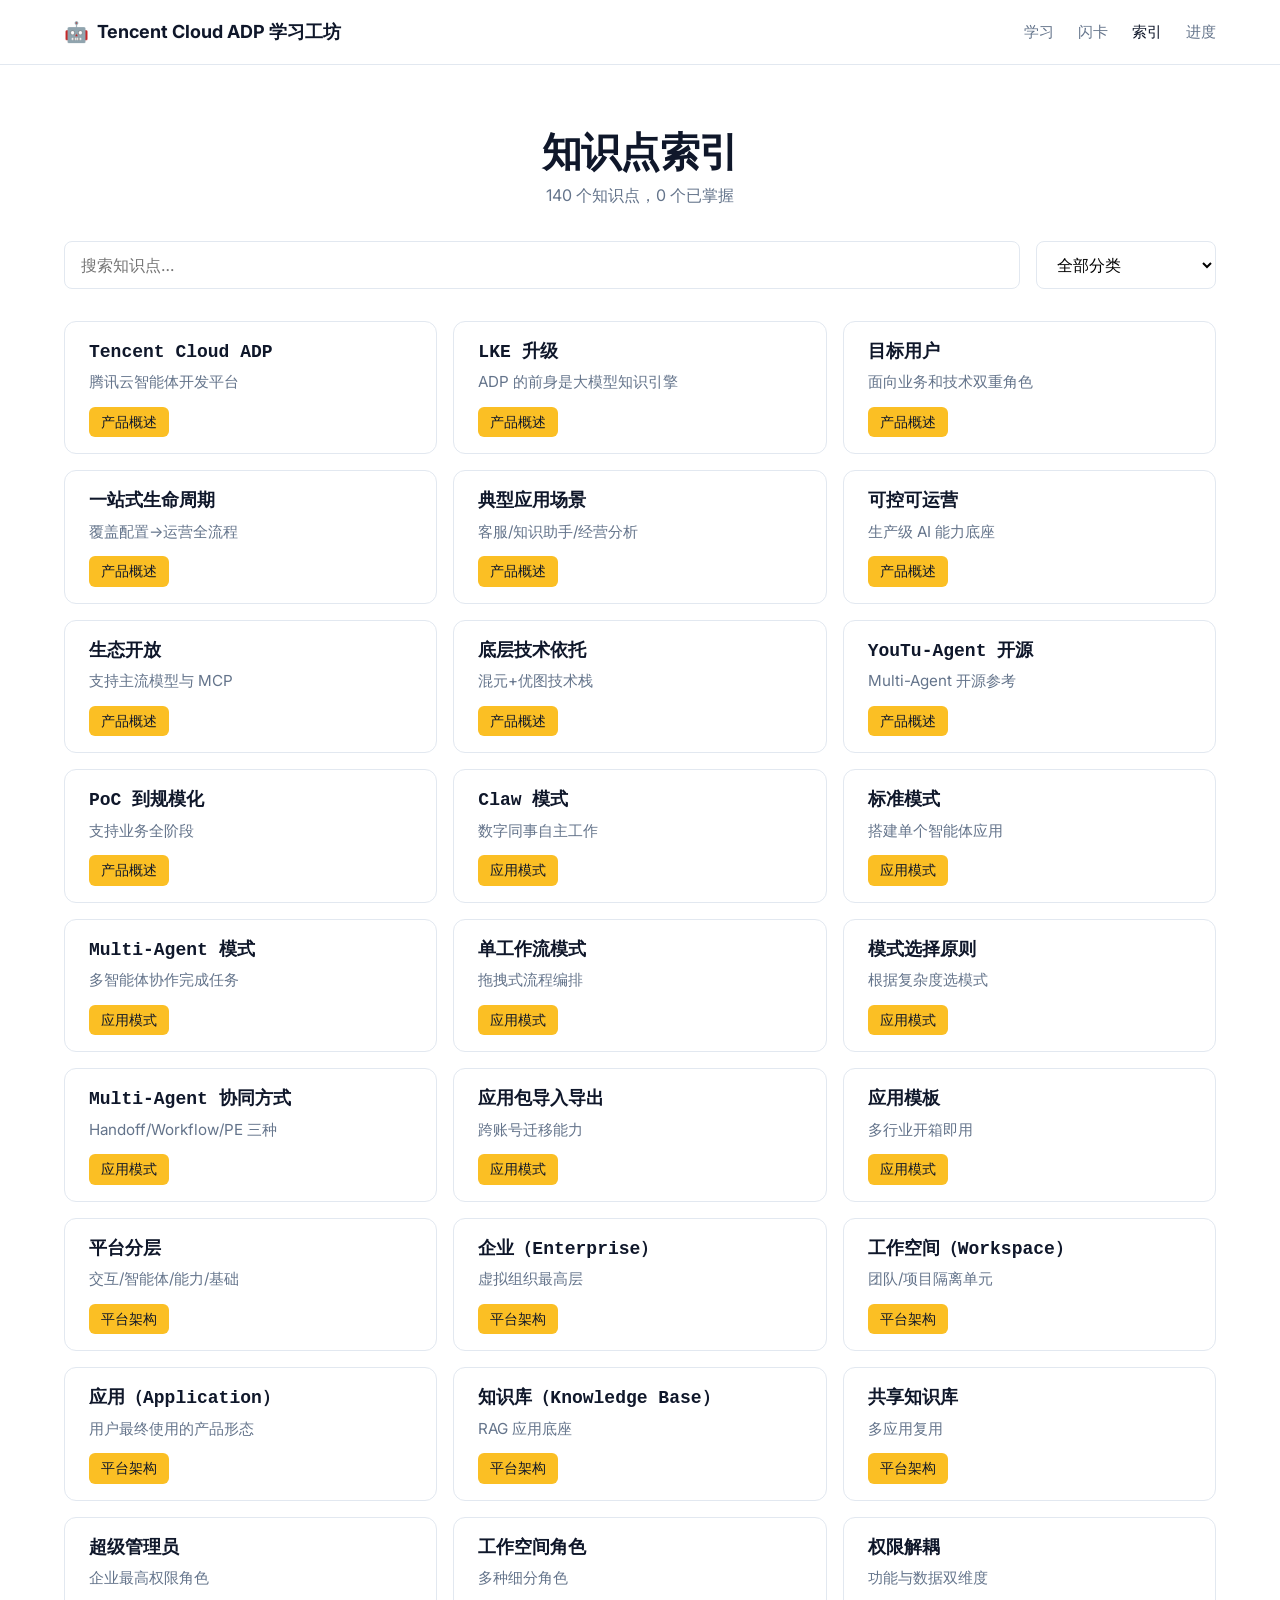
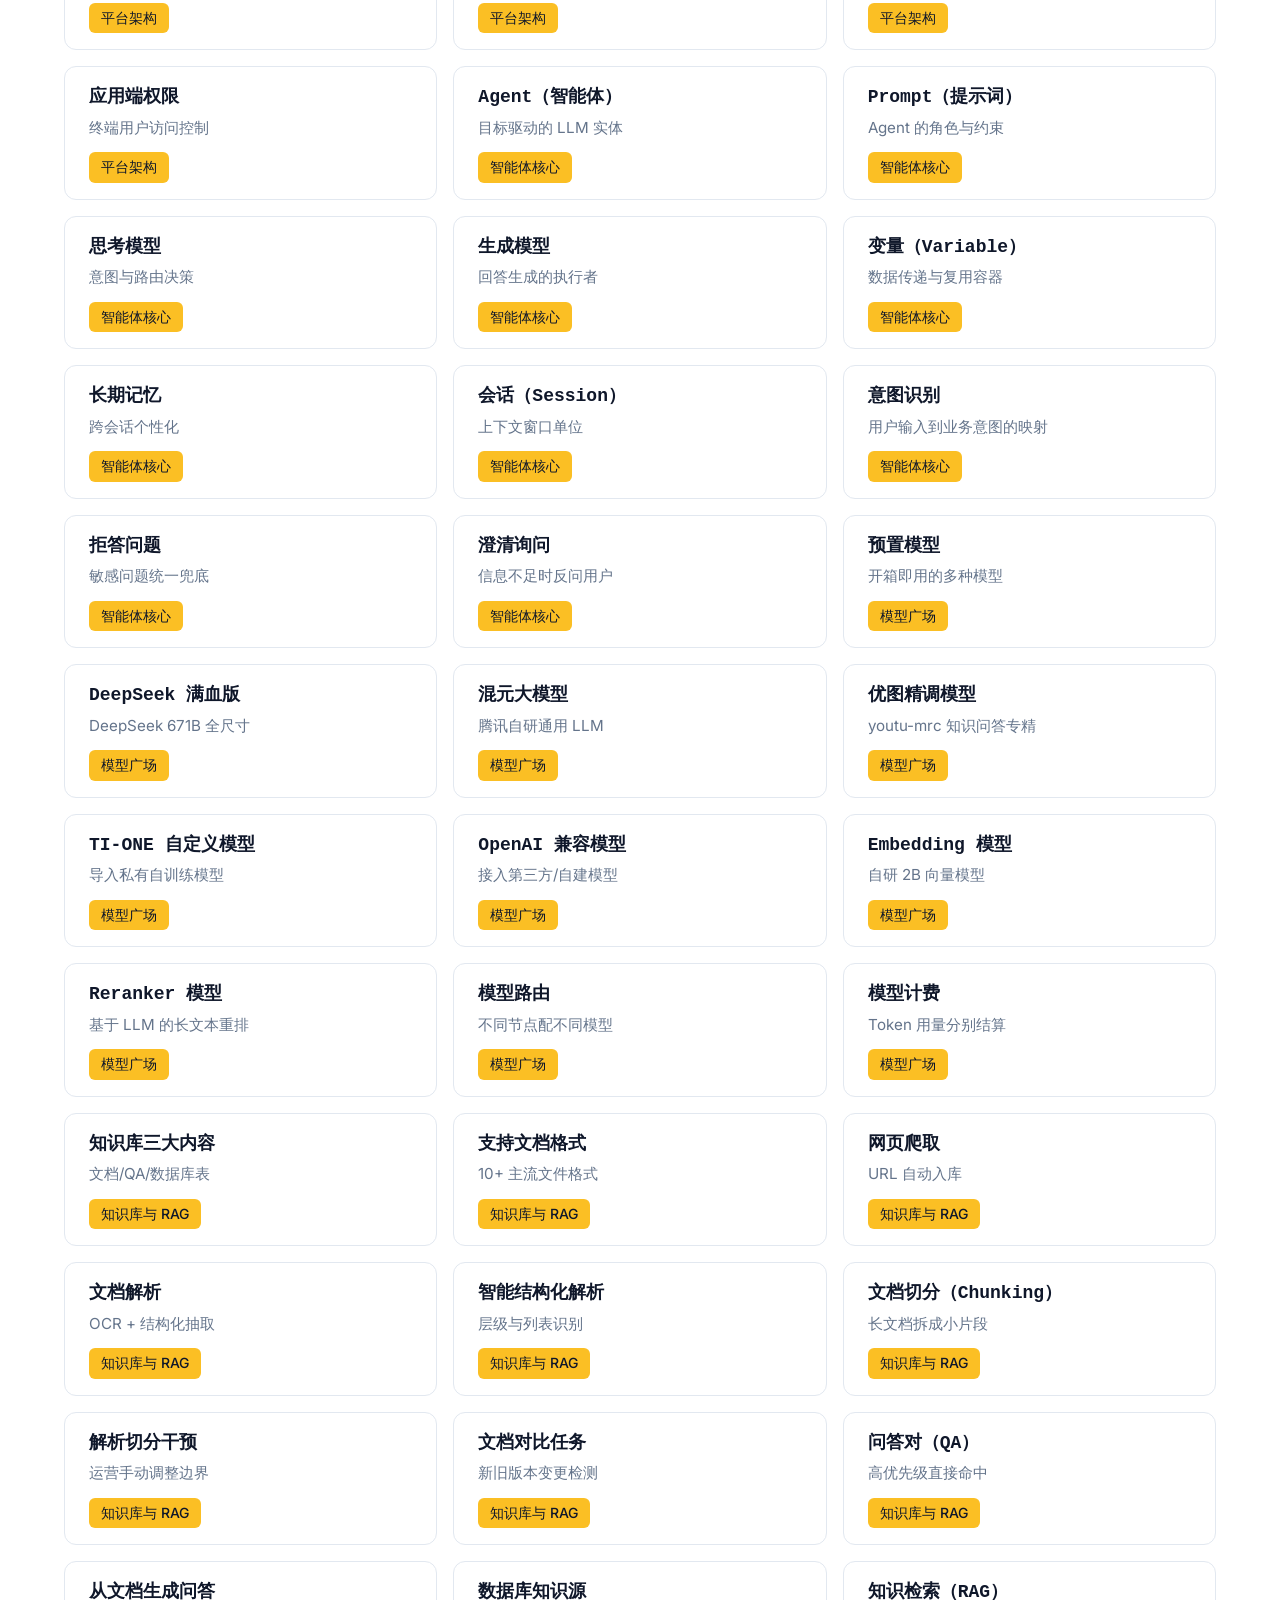
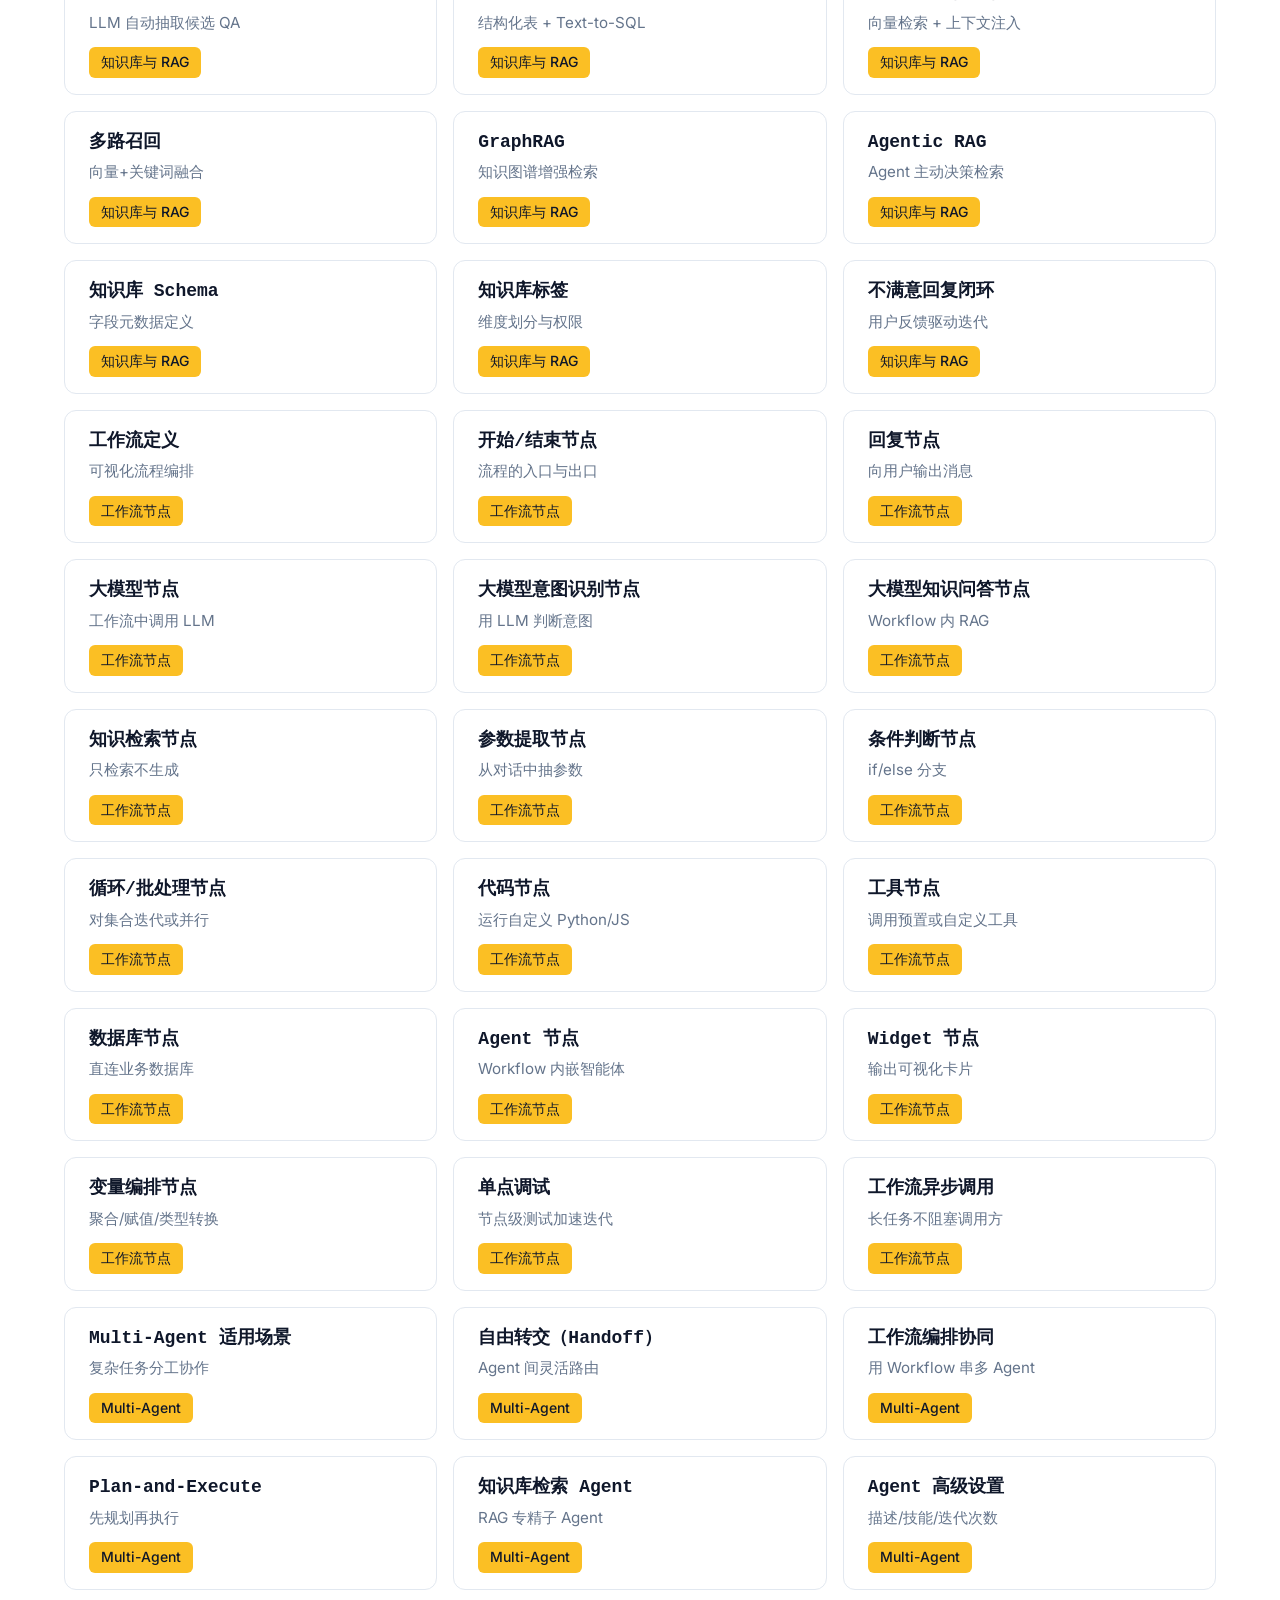
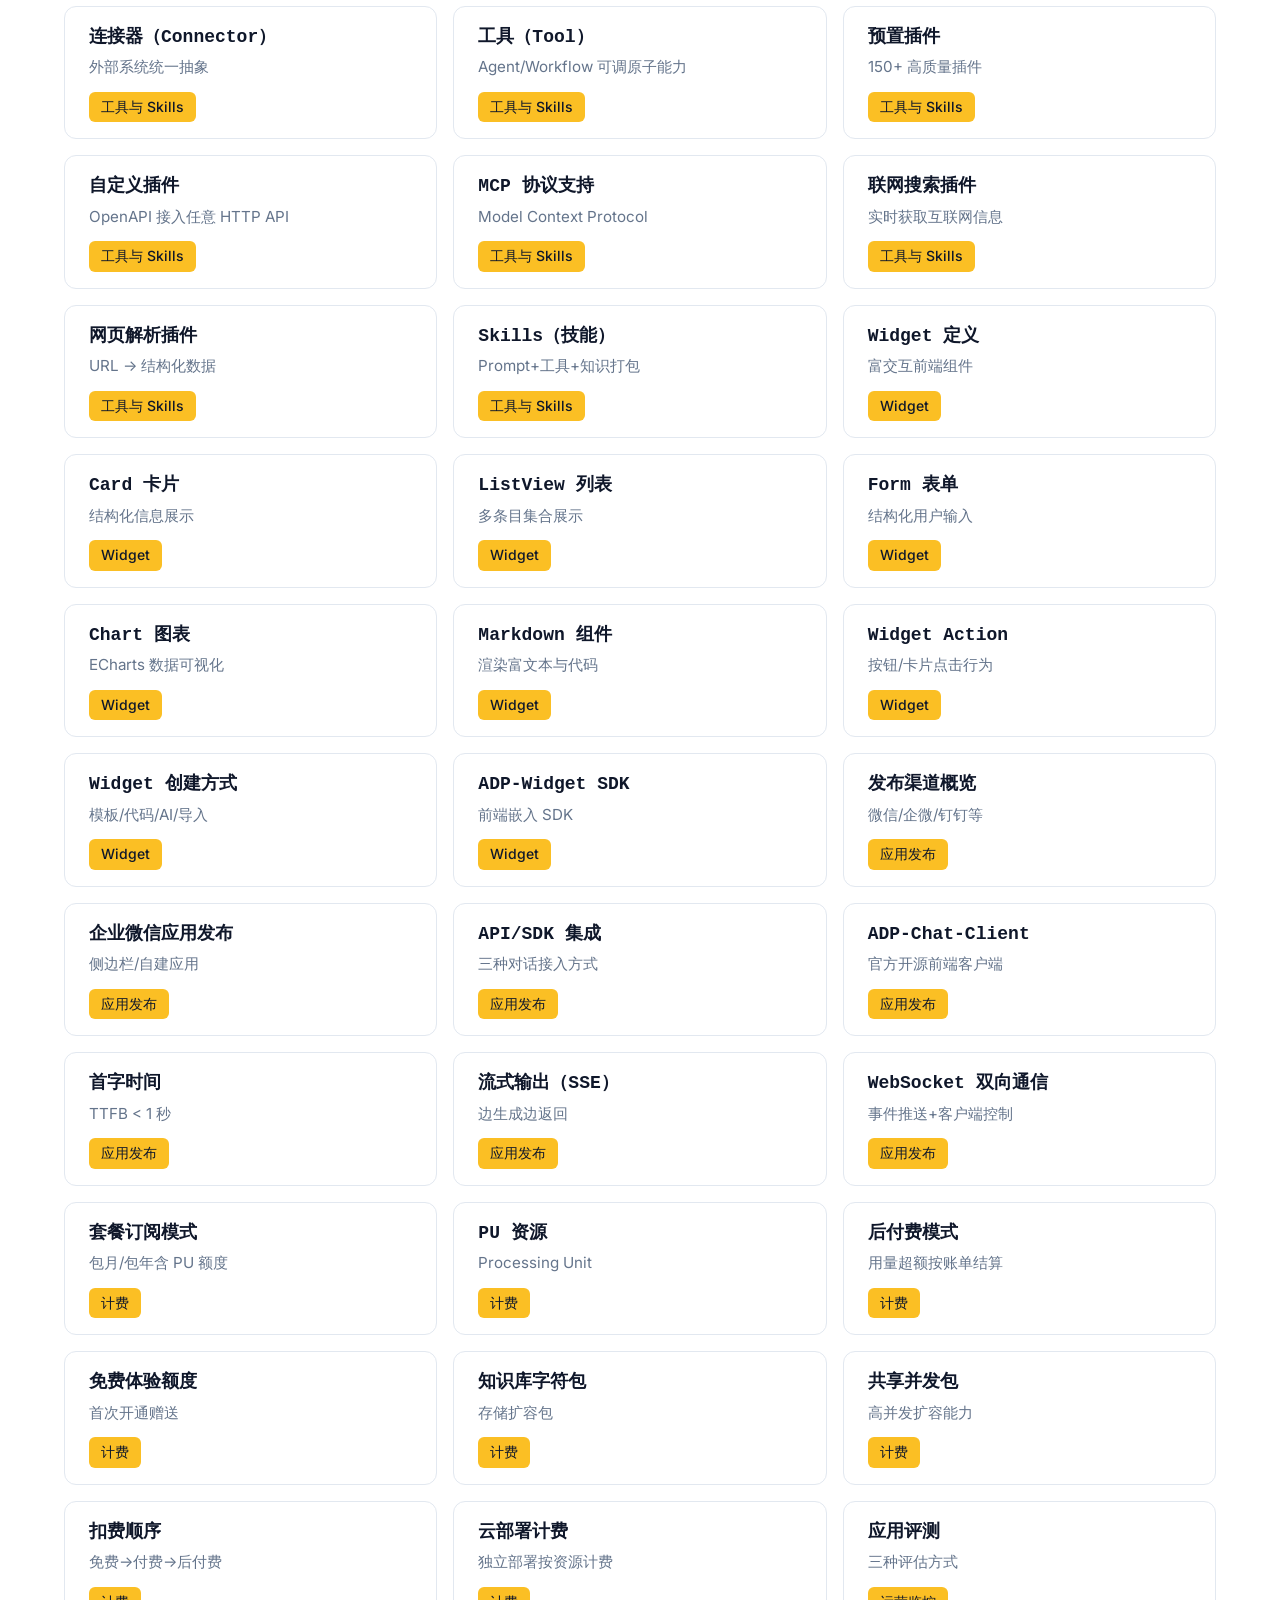
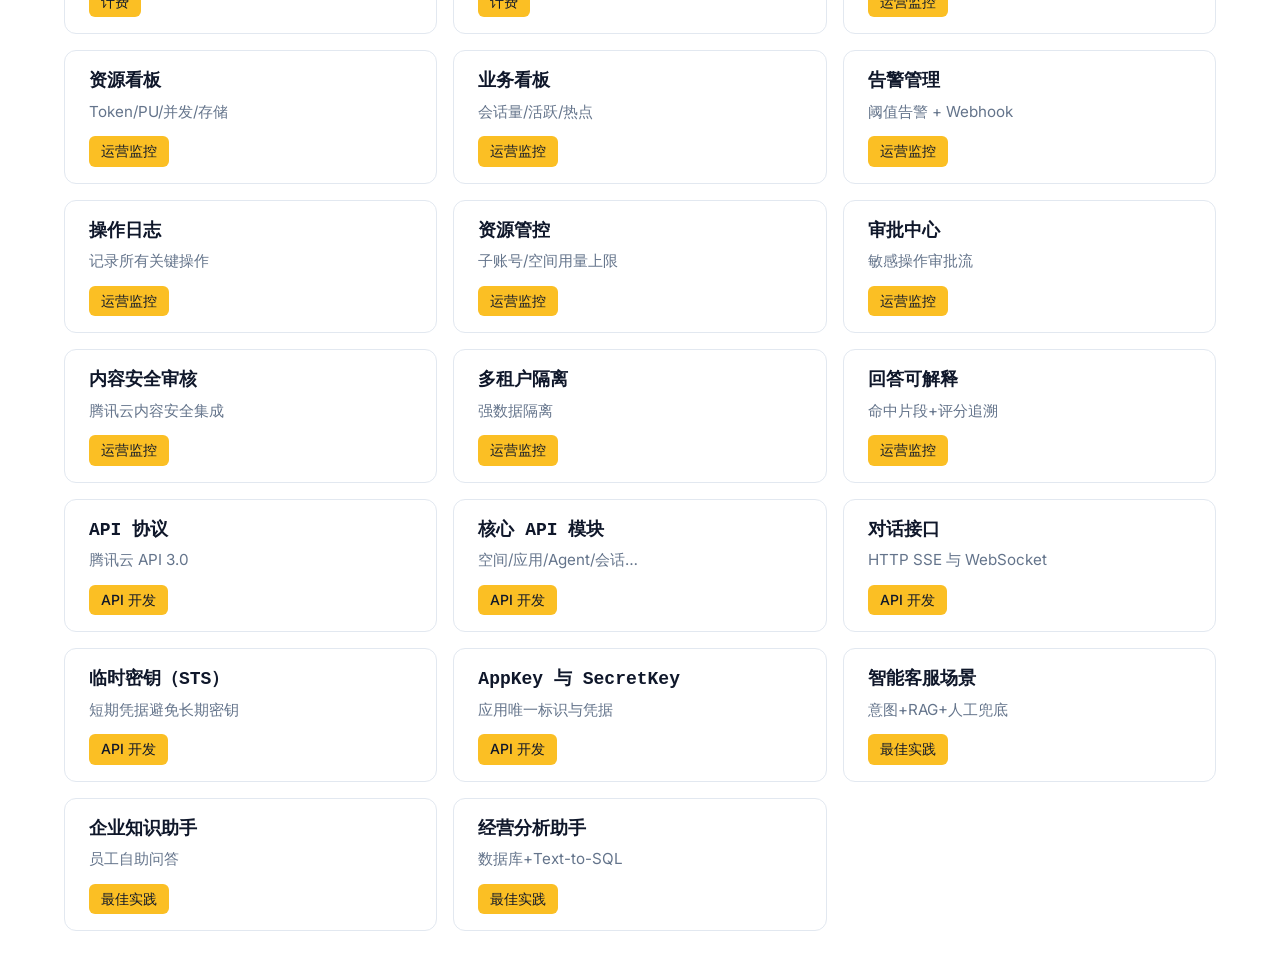
<file: roots.html>
<!DOCTYPE html>
<html lang="zh-CN">
<head>
  <meta charset="UTF-8">
  <meta name="viewport" content="width=device-width, initial-scale=1.0">
  <title>知识点索引 — Tencent Cloud ADP 学习工坊</title>
  <meta name="description" content="腾讯云智能体开发平台 140 个知识点完整索引，支持搜索和分类筛选。">
  <meta name="robots" content="index, follow">
  <link rel="icon" href="data:image/svg+xml,<svg xmlns='http://www.w3.org/2000/svg' viewBox='0 0 100 100'><text y='.9em' font-size='90'>🤖</text></svg>">
  <link rel="manifest" href="manifest.json">
  <meta name="theme-color" content="#FBBF24">
  <link rel="preconnect" href="https://fonts.googleapis.com">
  <link rel="preconnect" href="https://fonts.gstatic.com" crossorigin>
  <link href="https://fonts.googleapis.com/css2?family=Inter:wght@300;400;500;600;700&display=swap" rel="stylesheet">
  <link rel="stylesheet" href="css/minimal.css">
</head>
<body>
  <nav class="nav">
    <div class="nav-container">
      <a href="index.html" class="nav-brand">
        <span class="nav-brand-emoji">🤖</span>
        <span>Tencent Cloud ADP 学习工坊</span>
      </a>
      <div class="nav-links">
        <a href="learn.html" class="nav-link">学习</a>
        <a href="flashcard.html" class="nav-link">闪卡</a>
        <a href="roots.html" class="nav-link active">索引</a>
        <a href="progress.html" class="nav-link">进度</a>
      </div>
    </div>
  </nav>

  <main>
    <div class="page-header">
      <h1>知识点索引</h1>
      <p>140 个知识点，<span id="masteredCount">0</span> 个已掌握</p>
    </div>

    <div class="roots-toolbar">
      <input type="text" class="search-box" id="searchInput" placeholder="搜索知识点…" oninput="onSearch()">
      <select class="filter-select" id="filterSelect" onchange="onFilter()">
        <option value="all">全部分类</option>
      </select>
    </div>

    <div class="roots-grid" id="rootsGrid"></div>
  </main>

  <script src="js/wordData.js"></script>
  <script src="js/storage.js"></script>
  <script>
    function getOrigins() {
      const set = new Set();
      WordRoots.forEach(r => set.add(r.origin));
      return Array.from(set);
    }

    function buildFilter() {
      const sel = document.getElementById('filterSelect');
      getOrigins().forEach(o => {
        const opt = document.createElement('option');
        opt.value = o; opt.textContent = o;
        sel.appendChild(opt);
      });
    }

    function createRootCard(root, mastered) {
      const card = document.createElement('div');
      card.className = 'root-card' + (mastered ? ' mastered' : '');
      card.onclick = () => { window.location.href = 'root-detail.html?id=' + root.id; };

      const name = document.createElement('div');
      name.className = 'root-name';
      name.textContent = root.root;

      const meaning = document.createElement('div');
      meaning.className = 'root-meaning';
      meaning.textContent = root.meaning;

      const origin = document.createElement('span');
      origin.className = 'root-origin';
      origin.textContent = root.origin;

      card.appendChild(name);
      card.appendChild(meaning);
      card.appendChild(origin);

      if (mastered) {
        const badge = document.createElement('span');
        badge.className = 'mastered-badge';
        badge.textContent = '✓ 已掌握';
        card.appendChild(badge);
      }
      return card;
    }

    function renderRoots(items) {
      const container = document.getElementById('rootsGrid');
      container.innerHTML = '';
      const masteredIds = new Set(loadMasteredItems());
      if (items.length === 0) {
        const empty = document.createElement('div');
        empty.className = 'empty-hint';
        empty.style.gridColumn = '1 / -1';
        empty.textContent = '没有匹配的知识点';
        container.appendChild(empty);
        return;
      }
      items.forEach(r => container.appendChild(createRootCard(r, masteredIds.has(r.id))));
    }

    function applyFilters() {
      const q = document.getElementById('searchInput').value.trim().toLowerCase();
      const origin = document.getElementById('filterSelect').value;
      let items = WordRoots;
      if (origin !== 'all') items = items.filter(r => r.origin === origin);
      if (q) {
        items = items.filter(r =>
          r.root.toLowerCase().includes(q) ||
          r.meaning.toLowerCase().includes(q) ||
          (r.description || '').toLowerCase().includes(q)
        );
      }
      renderRoots(items);
    }

    function onSearch() { applyFilters(); }
    function onFilter() { applyFilters(); }

    buildFilter();
    document.getElementById('masteredCount').textContent = getMasteredCount();
    renderRoots(WordRoots);

    if ('serviceWorker' in navigator) {
      navigator.serviceWorker.register('sw.js').catch(() => {});
    }
  </script>
</body>
</html>
</file>
<file: css/minimal.css>
/* ============================================
   Tencent Cloud ADP 学习工坊 - 极简设计系统
   ============================================ */

:root {
  /* 主色 */
  --color-accent: #FBBF24;
  --color-accent-dark: #F59E0B;
  --color-primary-dark: #F59E0B;

  /* 状态色 */
  --color-success: #10B981;
  --color-error: #EF4444;

  /* 文字 */
  --color-text: #0F172A;
  --color-text-secondary: #64748B;
  --color-text-tertiary: #94A3B8;

  /* 背景 */
  --color-bg: #FFFFFF;
  --color-bg-secondary: #F8FAFC;
  --color-bg-hover: #F8FAFC;

  /* 边框 */
  --color-border: #E2E8F0;

  /* 间距 */
  --space-xs: 4px;
  --space-sm: 8px;
  --space-md: 16px;
  --space-lg: 24px;
  --space-xl: 32px;
  --space-2xl: 48px;
  --space-3xl: 64px;
  --space-4xl: 96px;
  --spacing-xs: 4px;
  --spacing-sm: 8px;

  /* 阴影 */
  --shadow-sm: 0 1px 2px 0 rgba(0, 0, 0, 0.02);
  --shadow-md: 0 2px 8px 0 rgba(0, 0, 0, 0.04);
  --shadow-lg: 0 4px 16px 0 rgba(0, 0, 0, 0.06);

  /* 圆角 */
  --radius: 8px;
  --radius-sm: 6px;
  --radius-lg: 12px;

  /* 过渡 */
  --transition: 200ms cubic-bezier(0.4, 0, 0.2, 1);

  /* 字体 */
  --font-family: 'Inter', -apple-system, BlinkMacSystemFont, 'PingFang SC', 'Microsoft YaHei', 'Segoe UI', sans-serif;
}

/* Reset */
* { box-sizing: border-box; margin: 0; padding: 0; }
html { scroll-behavior: smooth; -webkit-font-smoothing: antialiased; }
body {
  font-family: var(--font-family);
  font-size: 1rem;
  line-height: 1.6;
  color: var(--color-text);
  background: var(--color-bg);
}
a { color: inherit; text-decoration: none; }
button { font-family: inherit; cursor: pointer; }
img { max-width: 100%; display: block; }

/* 排版 */
h1 { font-size: 3rem; font-weight: 700; line-height: 1.15; letter-spacing: -0.02em; }
h2 { font-size: 2rem; font-weight: 600; line-height: 1.25; letter-spacing: -0.01em; }
h3 { font-size: 1.5rem; font-weight: 600; line-height: 1.3; }
h4 { font-size: 1.125rem; font-weight: 600; }
p { color: var(--color-text); }

/* 容器 */
.container { max-width: 800px; margin: 0 auto; padding: 0 var(--space-lg); }
.container-wide { max-width: 1200px; margin: 0 auto; padding: 0 var(--space-lg); }

/* 导航 */
.nav {
  border-bottom: 1px solid var(--color-border);
  padding: var(--space-md) 0;
  background: white;
  position: sticky; top: 0; z-index: 100;
  backdrop-filter: saturate(180%) blur(8px);
}
.nav-container {
  display: flex; justify-content: space-between; align-items: center;
  max-width: 1200px; margin: 0 auto; padding: 0 var(--space-lg);
}
.nav-brand {
  font-weight: 700; color: var(--color-text); font-size: 1.125rem;
  text-decoration: none; transition: color 0.2s;
  display: flex; align-items: center; gap: var(--space-sm);
}
.nav-brand:hover { color: var(--color-accent-dark); }
.nav-brand-emoji { font-size: 1.25rem; }
.nav-links { display: flex; gap: var(--space-lg); align-items: center; }
.nav-link {
  color: var(--color-text-secondary); font-weight: 500; transition: var(--transition);
  font-size: 0.95rem;
}
.nav-link:hover, .nav-link.active { color: var(--color-text); }

/* 按钮 */
.btn {
  display: inline-block; padding: 12px 24px;
  border-radius: var(--radius); font-weight: 600;
  transition: var(--transition); border: none;
  font-size: 1rem;
}
.btn-primary { background: var(--color-accent); color: var(--color-text); }
.btn-primary:hover {
  background: var(--color-accent-dark);
  transform: translateY(-2px); box-shadow: 0 4px 12px rgba(251, 191, 36, 0.3);
}
.btn-secondary {
  background: white; color: var(--color-text);
  border: 1px solid var(--color-border);
}
.btn-secondary:hover { border-color: var(--color-accent); color: var(--color-accent-dark); }
.btn-large { padding: 16px 32px; font-size: 1.125rem; }
.btn-ghost {
  background: transparent; color: var(--color-text-secondary); padding: 8px 16px;
}
.btn-ghost:hover { background: var(--color-bg-hover); color: var(--color-text); }
.btn:disabled { opacity: 0.5; cursor: not-allowed; transform: none !important; }

/* 卡片 */
.card {
  background: white; border: 1px solid var(--color-border);
  border-radius: var(--radius-lg); padding: var(--space-lg);
  transition: var(--transition);
}
.card:hover { border-color: var(--color-accent); box-shadow: var(--shadow-md); }

/* 标签和徽章 */
.root-origin {
  display: inline-block; background: var(--color-accent); color: var(--color-text);
  padding: 4px 12px; border-radius: var(--radius-sm);
  font-size: 14px; font-weight: 500; margin-top: var(--spacing-xs);
}
.mastered-badge {
  display: inline-block; background: var(--color-success); color: #FFFFFF;
  padding: 2px 8px; border-radius: var(--radius-sm); font-size: 12px;
  margin-top: var(--spacing-xs); margin-left: var(--spacing-xs); font-weight: 500;
}

/* ============================================
   首页 Hero
   ============================================ */
.hero {
  min-height: calc(100vh - 64px);
  display: flex; flex-direction: column;
  align-items: center; justify-content: center;
  padding: var(--space-4xl) var(--space-lg); text-align: center;
}
.hero-title {
  font-size: 4rem; font-weight: 700; line-height: 1.1;
  letter-spacing: -0.02em; margin-bottom: var(--space-lg);
}
.hero-title .accent { color: var(--color-accent-dark); }
.hero-subtitle {
  font-size: 1.25rem; color: var(--color-text-secondary);
  margin-bottom: var(--space-2xl); max-width: 640px;
}
.hero-cta { display: flex; gap: var(--space-md); flex-wrap: wrap; justify-content: center; }

/* 统计卡片 */
.stat-grid {
  display: grid; grid-template-columns: repeat(3, 1fr); gap: var(--space-xl);
  margin: var(--space-4xl) auto; max-width: 1000px;
}
.stat-card {
  text-align: center; padding: var(--space-2xl) var(--space-lg);
  background: var(--color-bg-secondary); border-radius: var(--radius-lg);
}
.stat-value {
  font-size: 3rem; font-weight: 700; color: var(--color-text);
  letter-spacing: -0.02em;
}
.stat-label { font-size: 1rem; color: var(--color-text-secondary); margin-top: var(--space-sm); }

/* 动画演示卡 */
.demo-card {
  margin: var(--space-2xl) auto 0; padding: var(--space-2xl);
  background: var(--color-bg-secondary); border-radius: var(--radius-lg);
  max-width: 480px; min-height: 200px; transition: var(--transition);
}
.demo-word {
  font-size: 2rem; font-weight: 700; color: var(--color-text);
  margin-bottom: var(--space-sm); font-family: 'Courier New', monospace;
}
.demo-meaning { font-size: 1rem; color: var(--color-text-secondary); margin-bottom: var(--space-md); }
.demo-origin {
  display: inline-block; background: var(--color-accent); color: var(--color-text);
  padding: 4px 10px; border-radius: var(--radius-sm); font-size: 13px; font-weight: 500;
}

/* Footer */
.footer {
  border-top: 1px solid var(--color-border);
  padding: var(--space-3xl) var(--space-lg) var(--space-2xl);
  background: var(--color-bg-secondary); text-align: center;
}
.footer-tagline {
  font-size: 1.5rem; font-weight: 700; margin-bottom: var(--space-md);
  color: var(--color-text);
}
.footer-description {
  color: var(--color-text-secondary); max-width: 640px; margin: 0 auto var(--space-lg);
  font-size: 0.95rem;
}
.footer-meta { color: var(--color-text-tertiary); font-size: 0.875rem; }

/* ============================================
   闪卡页（Flashcard）
   ============================================ */
.page-header {
  text-align: center; padding: var(--space-3xl) var(--space-lg) var(--space-xl);
}
.page-header h1 { font-size: 2.5rem; margin-bottom: var(--space-sm); }
.page-header p { color: var(--color-text-secondary); }

.flashcard-container { max-width: 720px; margin: 0 auto var(--space-xl); padding: 0 var(--space-lg); }
.flashcard-progress {
  display: flex; justify-content: space-between; align-items: center;
  margin-bottom: var(--space-md); color: var(--color-text-secondary); font-size: 0.95rem;
}

.flashcard {
  perspective: 1500px;
  width: 100%; height: 420px;
  cursor: pointer; margin-bottom: var(--space-lg);
}
.flashcard-inner {
  position: relative; width: 100%; height: 100%;
  transition: transform 0.6s cubic-bezier(0.4, 0, 0.2, 1);
  transform-style: preserve-3d;
}
.flashcard.flipped .flashcard-inner { transform: rotateY(180deg); }
.flashcard-front, .flashcard-back {
  position: absolute; width: 100%; height: 100%;
  backface-visibility: hidden;
  border: 1px solid var(--color-border); border-radius: var(--radius-lg);
  padding: var(--space-2xl);
  display: flex; flex-direction: column; justify-content: center;
  background: white; box-shadow: var(--shadow-md);
}
.flashcard-front { align-items: center; text-align: center; }
.flashcard-back { transform: rotateY(180deg); overflow-y: auto; }
.flashcard-root {
  font-size: 2rem; font-weight: 700; color: var(--color-text);
  margin-bottom: var(--space-md); font-family: 'Courier New', monospace;
}
.flashcard-meaning {
  font-size: 1.25rem; color: var(--color-text-secondary); margin-bottom: var(--space-lg);
}
.flashcard-origin {
  display: inline-block; background: var(--color-accent); color: var(--color-text);
  padding: 6px 14px; border-radius: var(--radius-sm); font-size: 0.9rem; font-weight: 500;
}
.flashcard-back .flashcard-root { font-size: 1.5rem; margin-bottom: var(--space-md); }
.flashcard-description {
  color: var(--color-text); line-height: 1.7; margin-bottom: var(--space-md);
}
.flashcard-tip {
  text-align: center; color: var(--color-text-tertiary); font-size: 0.85rem;
  margin-top: var(--space-md);
}
.flashcard-controls {
  display: flex; justify-content: center; gap: var(--space-md); flex-wrap: wrap;
}

/* ============================================
   学习页（Learn）
   ============================================ */
.learn-container { max-width: 800px; margin: 0 auto; padding: var(--space-xl) var(--space-lg); }
.learn-header {
  display: flex; justify-content: space-between; align-items: center;
  margin-bottom: var(--space-xl); flex-wrap: wrap; gap: var(--space-md);
}
.learn-progress {
  flex: 1; min-width: 240px;
}
.learn-progress-bar {
  width: 100%; height: 6px; background: var(--color-border);
  border-radius: 3px; overflow: hidden; margin-top: var(--space-sm);
}
.learn-progress-bar .fill {
  height: 100%; background: var(--color-accent);
  transition: width 0.3s ease; width: 0%;
}
.learn-progress-text { font-size: 0.9rem; color: var(--color-text-secondary); }

.learn-content { padding: var(--space-2xl); border: 1px solid var(--color-border); border-radius: var(--radius-lg); }
.learn-title-row { display: flex; align-items: baseline; flex-wrap: wrap; gap: var(--space-md); margin-bottom: var(--space-md); }
.learn-title {
  font-size: 2rem; font-weight: 700; color: var(--color-text);
  font-family: 'Courier New', monospace;
}
.learn-meaning {
  font-size: 1.125rem; color: var(--color-text-secondary); margin-bottom: var(--space-lg);
}
.learn-description {
  color: var(--color-text); line-height: 1.75; margin-bottom: var(--space-xl);
  background: var(--color-bg-secondary); padding: var(--space-md) var(--space-lg);
  border-radius: var(--radius); border-left: 3px solid var(--color-accent);
}
.learn-section-title {
  font-size: 1.125rem; font-weight: 600; margin-bottom: var(--space-md); color: var(--color-text);
}
.example-list { display: flex; flex-direction: column; gap: var(--space-md); margin-bottom: var(--space-xl); }
.example-item {
  padding: var(--space-md) var(--space-lg); background: var(--color-bg-secondary);
  border-radius: var(--radius);
}
.example-word {
  font-weight: 600; color: var(--color-text); margin-bottom: 4px;
  font-family: 'Courier New', monospace;
}
.example-meaning { color: var(--color-text-secondary); margin-bottom: 4px; font-size: 0.95rem; }
.example-explanation { font-size: 0.9rem; color: var(--color-text-tertiary); }

.learn-controls {
  display: flex; justify-content: space-between; align-items: center;
  margin-top: var(--space-xl); flex-wrap: wrap; gap: var(--space-md);
}
.mastered-toggle {
  display: flex; align-items: center; gap: var(--space-sm);
  color: var(--color-text-secondary); font-weight: 500; cursor: pointer;
}
.mastered-toggle input[type="checkbox"] { width: 18px; height: 18px; accent-color: var(--color-success); }

/* Quiz */
.quiz-section {
  margin-top: var(--space-xl); padding: var(--space-lg); background: var(--color-bg-secondary);
  border-radius: var(--radius-lg);
}
.quiz-question {
  font-weight: 600; margin-bottom: var(--space-md); color: var(--color-text); font-size: 1.05rem;
}
.quiz-options { display: flex; flex-direction: column; gap: var(--space-sm); }
.quiz-option {
  padding: 12px 16px; background: white; border: 1px solid var(--color-border);
  border-radius: var(--radius); text-align: left; transition: var(--transition);
  font-size: 0.95rem; color: var(--color-text);
}
.quiz-option:hover:not(:disabled) { border-color: var(--color-accent); background: var(--color-bg-hover); }
.quiz-option.correct { background: rgba(16, 185, 129, 0.1); border-color: var(--color-success); color: var(--color-success); font-weight: 600; }
.quiz-option.wrong { background: rgba(239, 68, 68, 0.1); border-color: var(--color-error); color: var(--color-error); font-weight: 600; }
.quiz-result { margin-top: var(--space-md); font-weight: 600; padding: var(--space-sm) var(--space-md); border-radius: var(--radius); }
.quiz-result.hidden { display: none; }
.quiz-result.correct { color: var(--color-success); background: rgba(16, 185, 129, 0.08); }
.quiz-result.incorrect { color: var(--color-error); background: rgba(239, 68, 68, 0.08); }

/* ============================================
   索引页（Roots）
   ============================================ */
.roots-toolbar {
  display: flex; gap: var(--space-md); margin-bottom: var(--space-xl); flex-wrap: wrap;
  max-width: 1200px; margin-left: auto; margin-right: auto; padding: 0 var(--space-lg);
}
.search-box {
  flex: 1; min-width: 240px; padding: 12px 16px;
  border: 1px solid var(--color-border); border-radius: var(--radius);
  font-size: 1rem; font-family: inherit; transition: var(--transition);
}
.search-box:focus { outline: none; border-color: var(--color-accent); box-shadow: 0 0 0 3px rgba(251, 191, 36, 0.15); }
.filter-select {
  padding: 12px 16px; border: 1px solid var(--color-border);
  border-radius: var(--radius); font-size: 1rem; font-family: inherit;
  background: white; cursor: pointer; min-width: 180px;
}
.filter-select:focus { outline: none; border-color: var(--color-accent); }

.roots-grid {
  display: grid; grid-template-columns: repeat(auto-fill, minmax(280px, 1fr)); gap: var(--space-md);
  max-width: 1200px; margin: 0 auto var(--space-2xl); padding: 0 var(--space-lg);
}
.root-card {
  padding: var(--space-md) var(--space-lg); background: white;
  border: 1px solid var(--color-border); border-radius: var(--radius-lg);
  cursor: pointer; transition: var(--transition); position: relative;
}
.root-card:hover {
  border-color: var(--color-accent); transform: translateY(-2px); box-shadow: var(--shadow-md);
}
.root-card.mastered { background: linear-gradient(to bottom right, white, rgba(16, 185, 129, 0.04)); }
.root-name {
  font-size: 1.125rem; font-weight: 700; color: var(--color-text); margin-bottom: var(--space-xs);
  font-family: 'Courier New', monospace;
}
.root-meaning { color: var(--color-text-secondary); margin-bottom: var(--space-sm); font-size: 0.95rem; }

/* ============================================
   进度页（Progress）
   ============================================ */
.progress-overview {
  display: grid; grid-template-columns: repeat(auto-fit, minmax(160px, 1fr));
  gap: var(--space-md); margin-bottom: var(--space-xl);
}
.progress-stat {
  text-align: center; padding: var(--space-lg);
  background: var(--color-bg-secondary); border-radius: var(--radius-lg);
}
.progress-stat .stat-value { font-size: 2.5rem; font-weight: 700; color: var(--color-text); }
.progress-stat .stat-label { color: var(--color-text-secondary); margin-top: 4px; font-size: 0.9rem; }

.progress-bar-large {
  width: 100%; height: 16px; background: var(--color-border);
  border-radius: 8px; overflow: hidden; margin-bottom: var(--space-2xl);
}
.progress-bar-large .fill {
  height: 100%;
  background: linear-gradient(to right, var(--color-accent), var(--color-accent-dark));
  transition: width 0.5s ease; width: 0%;
}

.section-title { margin: var(--space-xl) 0 var(--space-md); }

.mastered-list {
  display: grid; grid-template-columns: repeat(auto-fill, minmax(220px, 1fr));
  gap: var(--space-sm); margin-bottom: var(--space-lg);
}
.mastered-item {
  padding: var(--space-sm) var(--space-md); background: var(--color-bg-secondary);
  border-radius: var(--radius); cursor: pointer; transition: var(--transition);
  font-size: 0.95rem;
}
.mastered-item:hover { background: white; border-color: var(--color-accent); transform: translateY(-1px); box-shadow: var(--shadow-sm); }
.mastered-item-name { font-weight: 600; color: var(--color-text); }
.mastered-item-meaning { color: var(--color-text-tertiary); font-size: 0.85rem; margin-top: 2px; }

.data-actions {
  display: flex; gap: var(--space-sm); margin-top: var(--space-md); flex-wrap: wrap;
}
.empty-hint { color: var(--color-text-tertiary); padding: var(--space-md); text-align: center; }

/* ============================================
   详情页（Root Detail）
   ============================================ */
.detail-container { max-width: 800px; margin: 0 auto; padding: var(--space-xl) var(--space-lg); }
.detail-header { margin-bottom: var(--space-xl); display: flex; justify-content: space-between; align-items: flex-start; flex-wrap: wrap; gap: var(--space-md); }
.detail-title {
  font-size: 2.5rem; font-weight: 700; font-family: 'Courier New', monospace;
  color: var(--color-text);
}
.detail-meaning {
  font-size: 1.25rem; color: var(--color-text-secondary); margin-top: var(--space-sm);
}
.detail-description {
  color: var(--color-text); line-height: 1.75; margin: var(--space-xl) 0;
  padding: var(--space-md) var(--space-lg); background: var(--color-bg-secondary);
  border-radius: var(--radius); border-left: 3px solid var(--color-accent);
}

/* ============================================
   Toast / Feedback
   ============================================ */
.toast, .feedback-toast {
  position: fixed; bottom: 32px; left: 50%; transform: translateX(-50%) translateY(20px);
  background: var(--color-text); color: white;
  padding: 12px 24px; border-radius: var(--radius); font-weight: 500;
  opacity: 0; transition: all 0.3s ease; z-index: 1000;
  box-shadow: var(--shadow-lg); pointer-events: none;
  max-width: 90vw;
}
.toast.show, .feedback-toast {
  opacity: 1; transform: translateX(-50%) translateY(0);
}
.feedback-toast.success { background: var(--color-success); }
.feedback-toast.error { background: var(--color-error); }

/* ============================================
   响应式
   ============================================ */
@media (max-width: 768px) {
  h1 { font-size: 2rem; }
  h2 { font-size: 1.5rem; }
  .hero-title { font-size: 2.5rem; }
  .hero-subtitle { font-size: 1.05rem; }
  .stat-grid { grid-template-columns: 1fr; gap: var(--space-md); margin: var(--space-2xl) auto; }
  .stat-value { font-size: 2.25rem; }
  .nav-links { gap: var(--space-md); }
  .nav-link { font-size: 0.85rem; }
  .flashcard { height: 380px; }
  .flashcard-front, .flashcard-back { padding: var(--space-lg); }
  .flashcard-root { font-size: 1.5rem; }
  .learn-content { padding: var(--space-lg); }
  .learn-title { font-size: 1.5rem; }
  .detail-title { font-size: 1.75rem; }
  .page-header { padding: var(--space-xl) var(--space-md); }
  .page-header h1 { font-size: 1.875rem; }
  .roots-grid { grid-template-columns: 1fr; }
}

@media (max-width: 480px) {
  .nav-brand { font-size: 0.95rem; }
  .nav-link { font-size: 0.8rem; }
  .hero { padding: var(--space-2xl) var(--space-md); }
  .hero-title { font-size: 1.875rem; }
  .btn-large { padding: 14px 24px; font-size: 1rem; }
}
</file>
